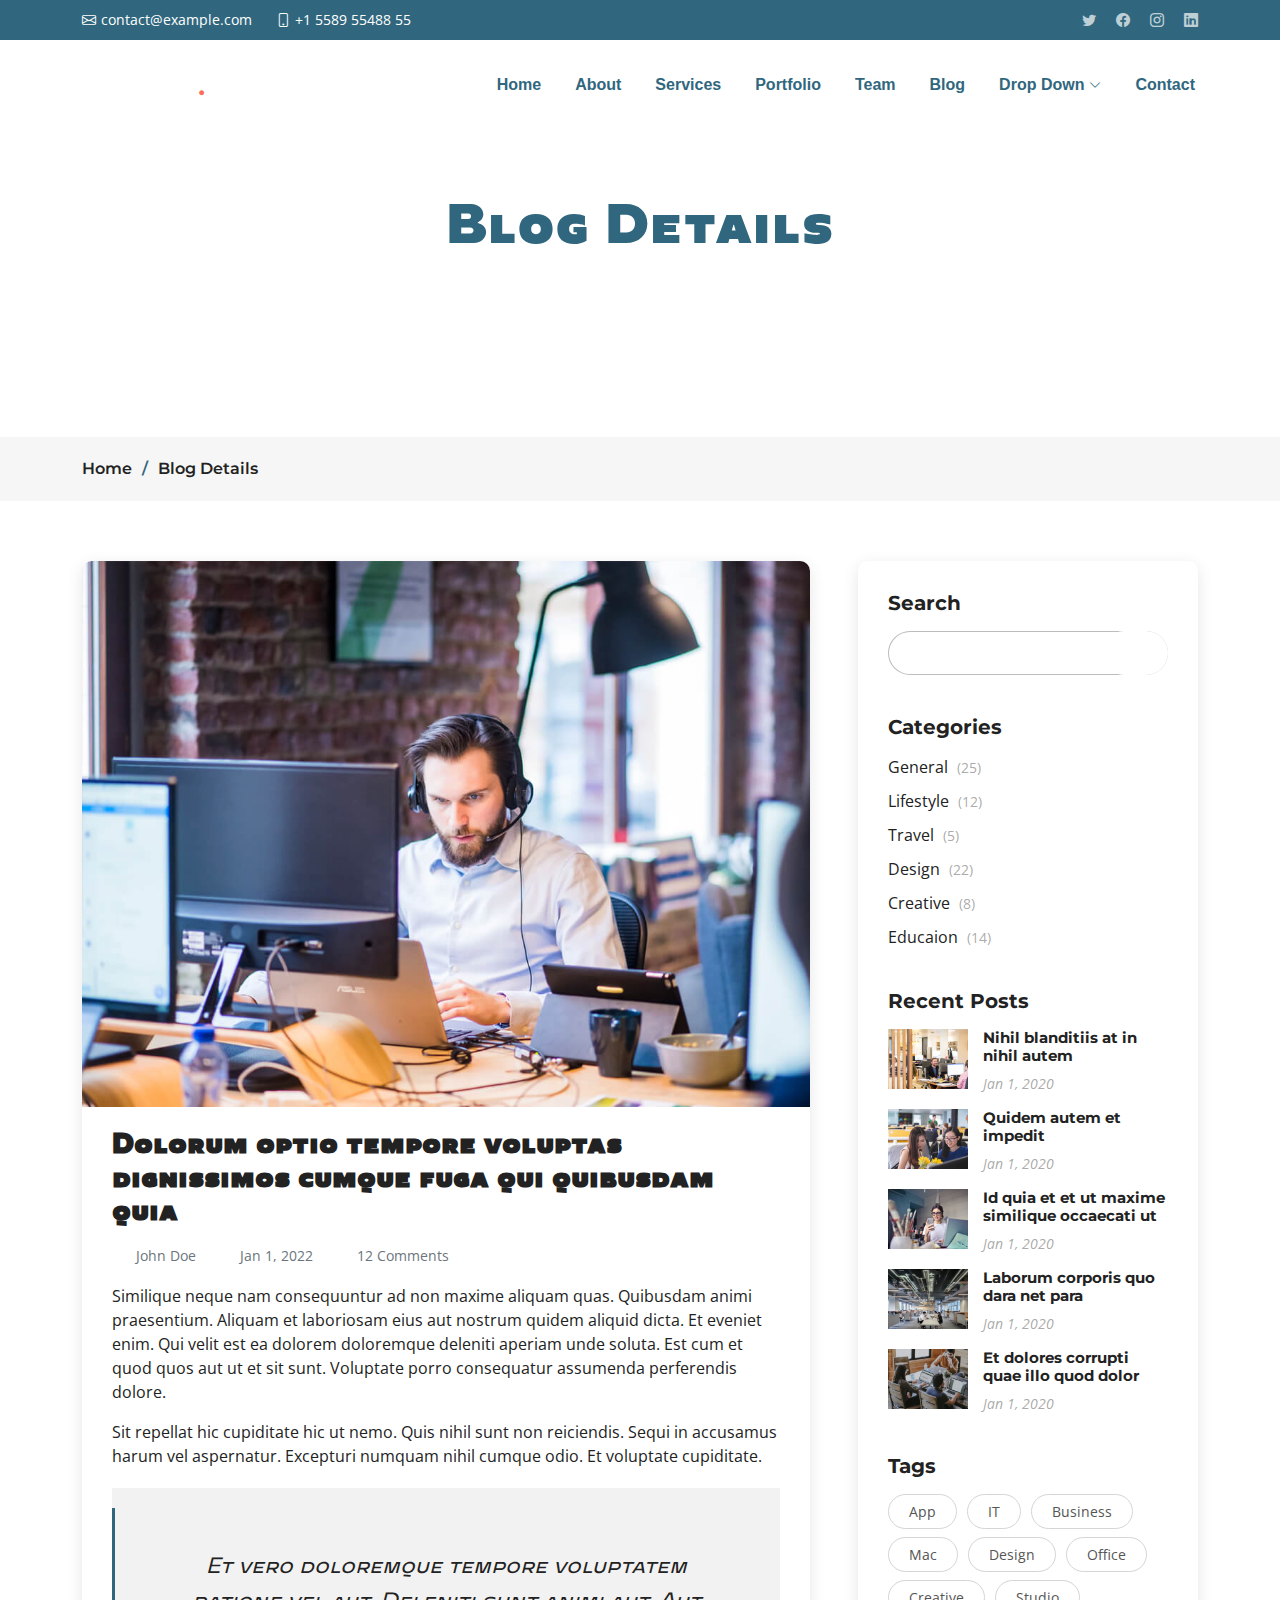
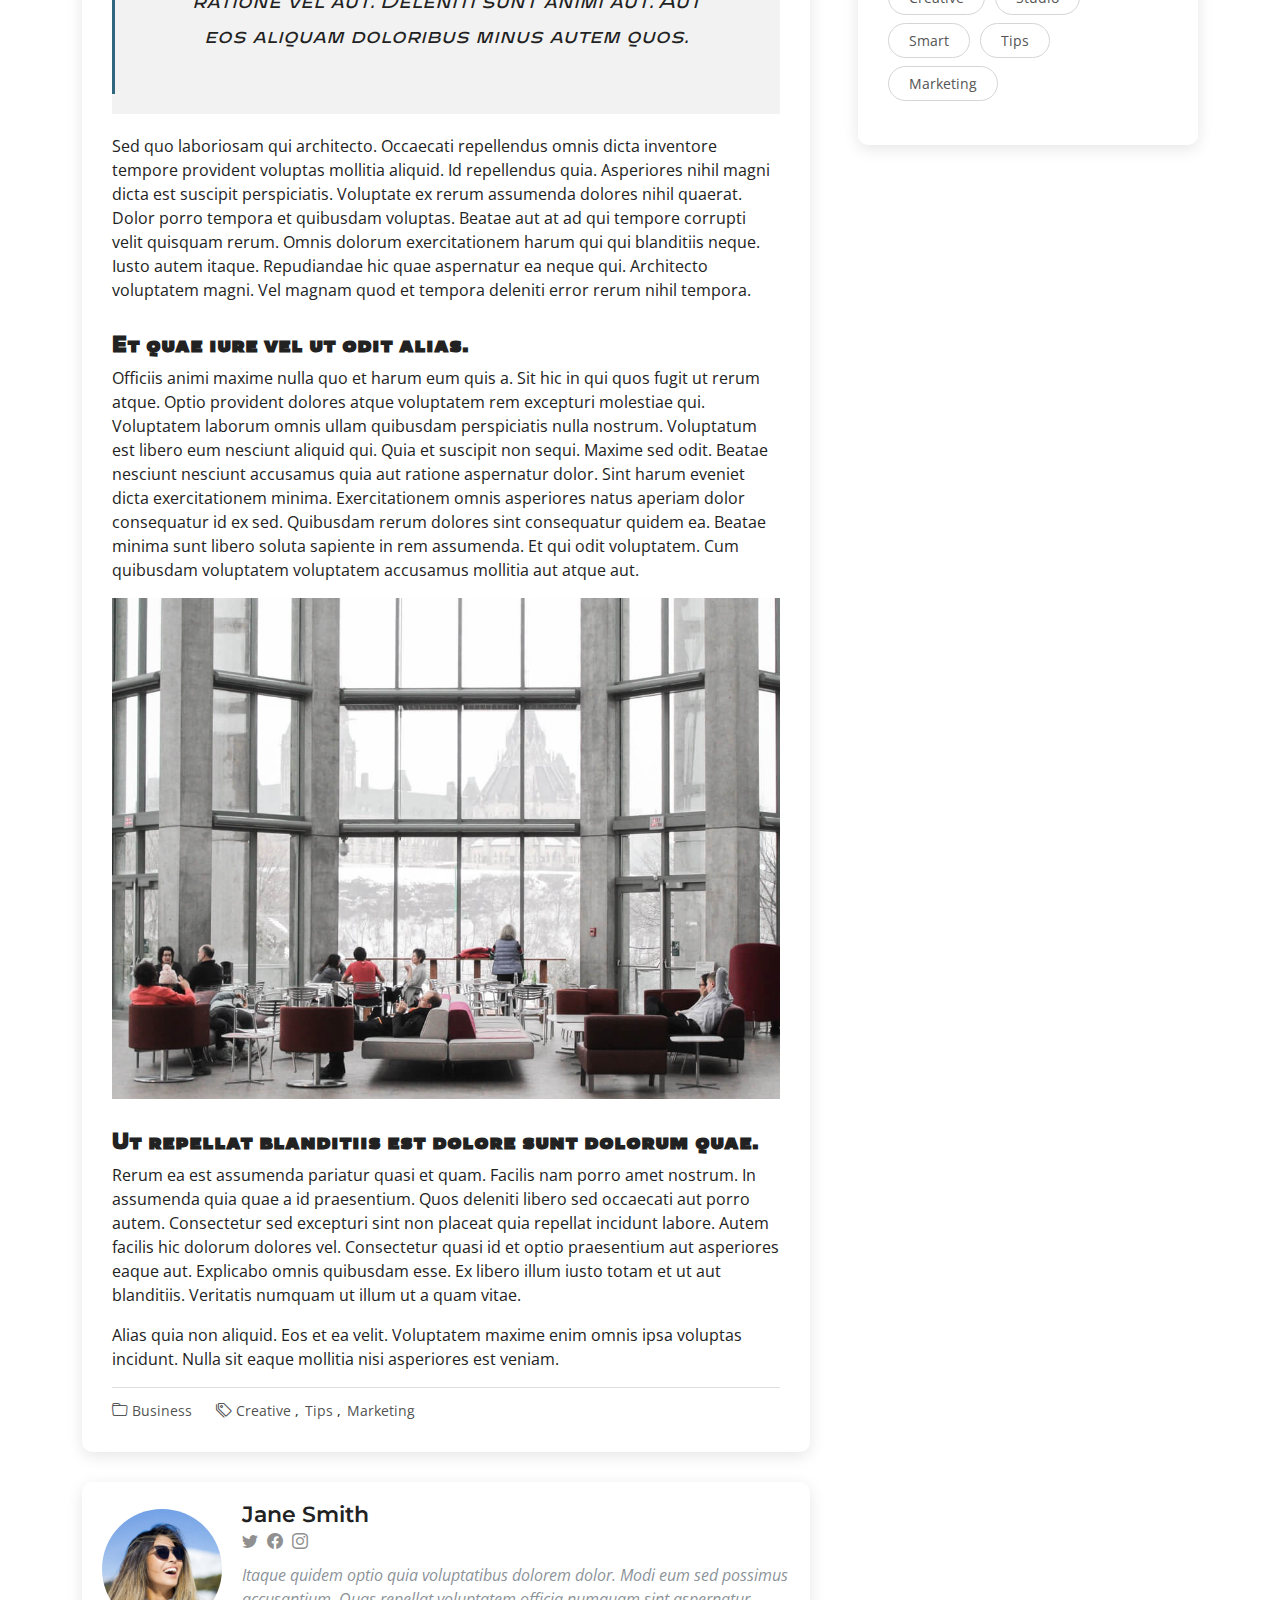
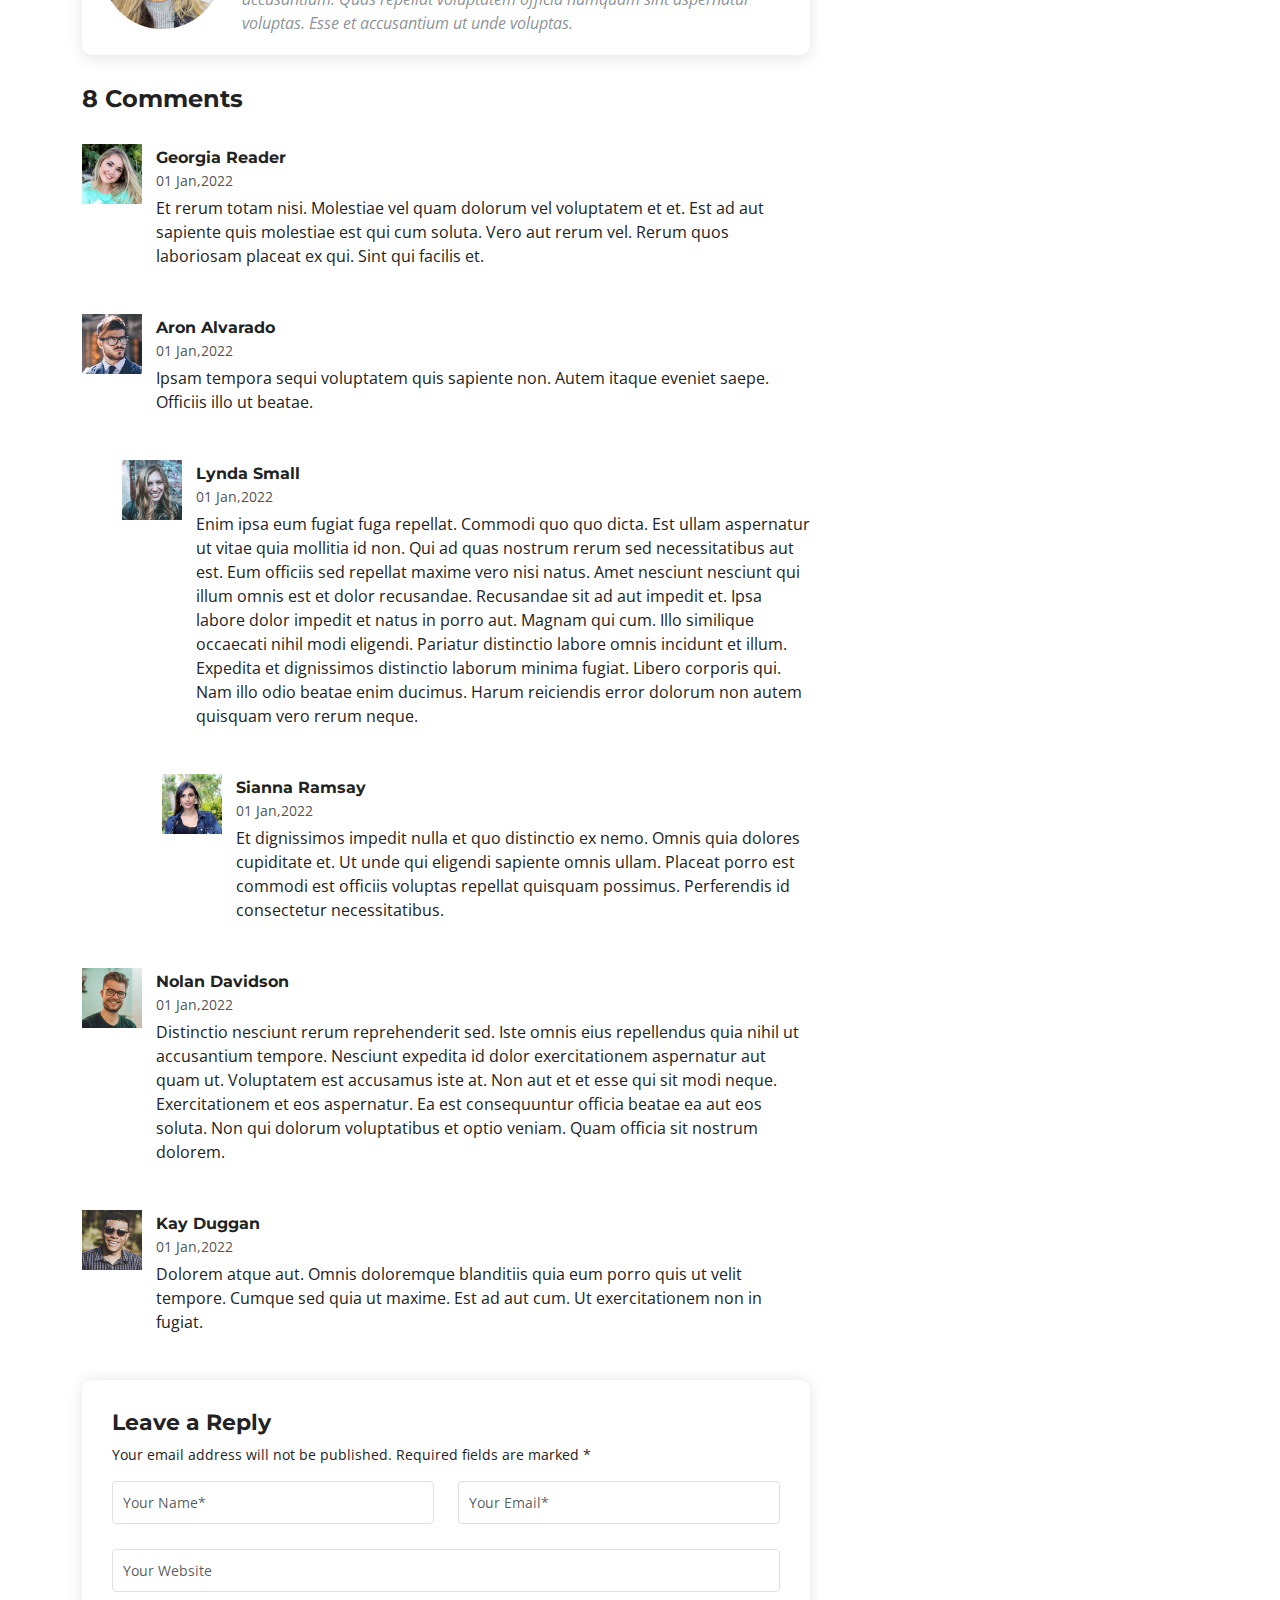
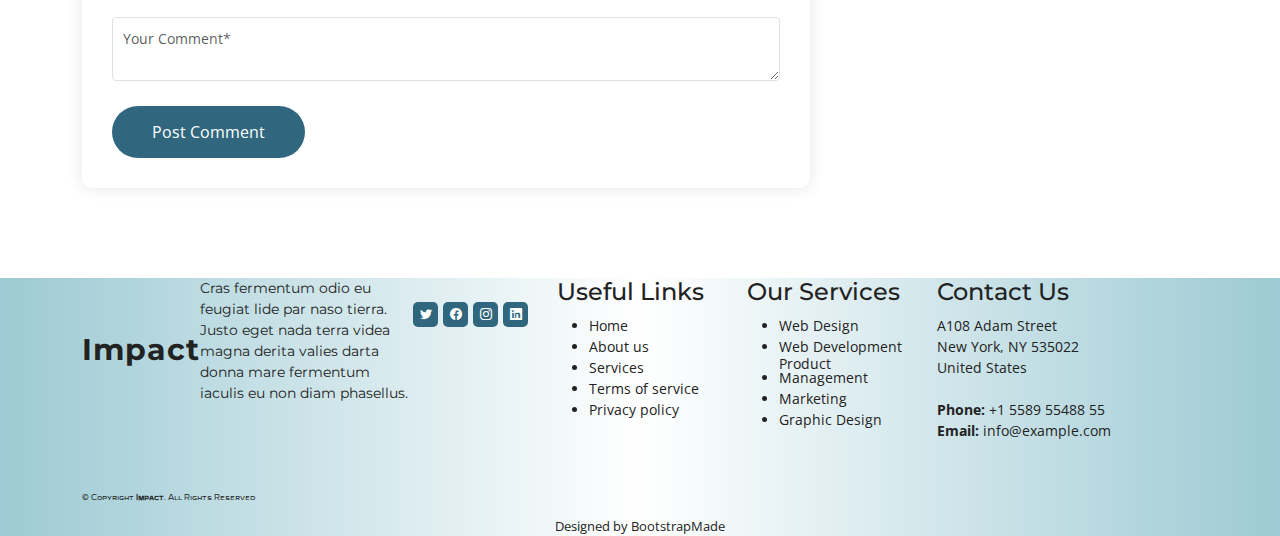
<file: blog-details.html>
<!DOCTYPE html>
<html lang="en">

<head>
  <meta charset="utf-8">
  <meta content="width=device-width, initial-scale=1.0" name="viewport">

  <title>Impact Bootstrap Template - Blog Details</title>
  <meta content="" name="description">
  <meta content="" name="keywords">

  <!-- Favicons -->
  <link href="assets/img/favicon.png" rel="icon">
  <link href="assets/img/apple-touch-icon.png" rel="apple-touch-icon">

  <!-- Google Fonts -->
  <link rel="preconnect" href="https://fonts.googleapis.com">
  <link rel="preconnect" href="https://fonts.gstatic.com" crossorigin>
  <link href="https://fonts.googleapis.com/css2?family=Open+Sans:ital,wght@0,300;0,400;0,500;0,600;0,700;1,300;1,400;1,600;1,700&family=Montserrat:ital,wght@0,300;0,400;0,500;0,600;0,700;1,300;1,400;1,500;1,600;1,700&family=Raleway:ital,wght@0,300;0,400;0,500;0,600;0,700;1,300;1,400;1,500;1,600;1,700&display=swap" rel="stylesheet">

  <!-- Vendor CSS Files -->
  <link href="assets/vendor/bootstrap/css/bootstrap.min.css" rel="stylesheet">
  <link href="assets/vendor/bootstrap-icons/bootstrap-icons.css" rel="stylesheet">
  <link href="assets/vendor/aos/aos.css" rel="stylesheet">
  <link href="assets/vendor/glightbox/css/glightbox.min.css" rel="stylesheet">
  <link href="assets/vendor/swiper/swiper-bundle.min.css" rel="stylesheet">

  <!-- Template Main CSS File -->
  <link href="assets/css/main.css" rel="stylesheet">

  <!-- =======================================================
  * Template Name: Impact
  * Template URL: https://bootstrapmade.com/impact-bootstrap-business-website-template/
  * Updated: Mar 17 2024 with Bootstrap v5.3.3
  * Author: BootstrapMade.com
  * License: https://bootstrapmade.com/license/
  ======================================================== -->
</head>

<body>

  <!-- ======= Header ======= -->
  <section id="topbar" class="topbar d-flex align-items-center">
    <div class="container d-flex justify-content-center justify-content-md-between">
      <div class="contact-info d-flex align-items-center">
        <i class="bi bi-envelope d-flex align-items-center"><a href="mailto:contact@example.com">contact@example.com</a></i>
        <i class="bi bi-phone d-flex align-items-center ms-4"><span>+1 5589 55488 55</span></i>
      </div>
      <div class="social-links d-none d-md-flex align-items-center">
        <a href="#" class="twitter"><i class="bi bi-twitter"></i></a>
        <a href="#" class="facebook"><i class="bi bi-facebook"></i></a>
        <a href="#" class="instagram"><i class="bi bi-instagram"></i></a>
        <a href="#" class="linkedin"><i class="bi bi-linkedin"></i></i></a>
      </div>
    </div>
  </section><!-- End Top Bar -->

  <header id="header" class="header d-flex align-items-center">

    <div class="container-fluid container-xl d-flex align-items-center justify-content-between">
      <a href="index.html" class="logo d-flex align-items-center">
        <!-- Uncomment the line below if you also wish to use an image logo -->
        <!-- <img src="assets/img/logo.png" alt=""> -->
        <h1>Impact<span>.</span></h1>
      </a>
      <nav id="navbar" class="navbar">
        <ul>
          <li><a href="#hero">Home</a></li>
          <li><a href="#about">About</a></li>
          <li><a href="#services">Services</a></li>
          <li><a href="#portfolio">Portfolio</a></li>
          <li><a href="#team">Team</a></li>
          <li><a href="blog.html">Blog</a></li>
          <li class="dropdown"><a href="#"><span>Drop Down</span> <i class="bi bi-chevron-down dropdown-indicator"></i></a>
            <ul>
              <li><a href="#">Drop Down 1</a></li>
              <li class="dropdown"><a href="#"><span>Deep Drop Down</span> <i class="bi bi-chevron-down dropdown-indicator"></i></a>
                <ul>
                  <li><a href="#">Deep Drop Down 1</a></li>
                  <li><a href="#">Deep Drop Down 2</a></li>
                  <li><a href="#">Deep Drop Down 3</a></li>
                  <li><a href="#">Deep Drop Down 4</a></li>
                  <li><a href="#">Deep Drop Down 5</a></li>
                </ul>
              </li>
              <li><a href="#">Drop Down 2</a></li>
              <li><a href="#">Drop Down 3</a></li>
              <li><a href="#">Drop Down 4</a></li>
            </ul>
          </li>
          <li><a href="#contact">Contact</a></li>
        </ul>
      </nav><!-- .navbar -->

      <i class="mobile-nav-toggle mobile-nav-show bi bi-list"></i>
      <i class="mobile-nav-toggle mobile-nav-hide d-none bi bi-x"></i>

    </div>
  </header><!-- End Header -->
  <!-- End Header -->

  <main id="main">

    <!-- ======= Breadcrumbs ======= -->
    <div class="breadcrumbs">
      <div class="page-header d-flex align-items-center" style="background-image: url('');">
        <div class="container position-relative">
          <div class="row d-flex justify-content-center">
            <div class="col-lg-6 text-center">
              <h2>Blog Details</h2>
              <p>Odio et unde deleniti. Deserunt numquam exercitationem. Officiis quo odio sint voluptas consequatur ut a odio voluptatem. Sit dolorum debitis veritatis natus dolores. Quasi ratione sint. Sit quaerat ipsum dolorem.</p>
            </div>
          </div>
        </div>
      </div>
      <nav>
        <div class="container">
          <ol>
            <li><a href="index.html">Home</a></li>
            <li>Blog Details</li>
          </ol>
        </div>
      </nav>
    </div><!-- End Breadcrumbs -->

    <!-- ======= Blog Details Section ======= -->
    <section id="blog" class="blog">
      <div class="container" data-aos="fade-up">

        <div class="row g-5">

          <div class="col-lg-8">

            <article class="blog-details">

              <div class="post-img">
                <img src="assets/img/blog/blog-1.jpg" alt="" class="img-fluid">
              </div>

              <h2 class="title">Dolorum optio tempore voluptas dignissimos cumque fuga qui quibusdam quia</h2>

              <div class="meta-top">
                <ul>
                  <li class="d-flex align-items-center"><i class="bi bi-person"></i> <a href="blog-details.html">John Doe</a></li>
                  <li class="d-flex align-items-center"><i class="bi bi-clock"></i> <a href="blog-details.html"><time datetime="2020-01-01">Jan 1, 2022</time></a></li>
                  <li class="d-flex align-items-center"><i class="bi bi-chat-dots"></i> <a href="blog-details.html">12 Comments</a></li>
                </ul>
              </div><!-- End meta top -->

              <div class="content">
                <p>
                  Similique neque nam consequuntur ad non maxime aliquam quas. Quibusdam animi praesentium. Aliquam et laboriosam eius aut nostrum quidem aliquid dicta.
                  Et eveniet enim. Qui velit est ea dolorem doloremque deleniti aperiam unde soluta. Est cum et quod quos aut ut et sit sunt. Voluptate porro consequatur assumenda perferendis dolore.
                </p>

                <p>
                  Sit repellat hic cupiditate hic ut nemo. Quis nihil sunt non reiciendis. Sequi in accusamus harum vel aspernatur. Excepturi numquam nihil cumque odio. Et voluptate cupiditate.
                </p>

                <blockquote>
                  <p>
                    Et vero doloremque tempore voluptatem ratione vel aut. Deleniti sunt animi aut. Aut eos aliquam doloribus minus autem quos.
                  </p>
                </blockquote>

                <p>
                  Sed quo laboriosam qui architecto. Occaecati repellendus omnis dicta inventore tempore provident voluptas mollitia aliquid. Id repellendus quia. Asperiores nihil magni dicta est suscipit perspiciatis. Voluptate ex rerum assumenda dolores nihil quaerat.
                  Dolor porro tempora et quibusdam voluptas. Beatae aut at ad qui tempore corrupti velit quisquam rerum. Omnis dolorum exercitationem harum qui qui blanditiis neque.
                  Iusto autem itaque. Repudiandae hic quae aspernatur ea neque qui. Architecto voluptatem magni. Vel magnam quod et tempora deleniti error rerum nihil tempora.
                </p>

                <h3>Et quae iure vel ut odit alias.</h3>
                <p>
                  Officiis animi maxime nulla quo et harum eum quis a. Sit hic in qui quos fugit ut rerum atque. Optio provident dolores atque voluptatem rem excepturi molestiae qui. Voluptatem laborum omnis ullam quibusdam perspiciatis nulla nostrum. Voluptatum est libero eum nesciunt aliquid qui.
                  Quia et suscipit non sequi. Maxime sed odit. Beatae nesciunt nesciunt accusamus quia aut ratione aspernatur dolor. Sint harum eveniet dicta exercitationem minima. Exercitationem omnis asperiores natus aperiam dolor consequatur id ex sed. Quibusdam rerum dolores sint consequatur quidem ea.
                  Beatae minima sunt libero soluta sapiente in rem assumenda. Et qui odit voluptatem. Cum quibusdam voluptatem voluptatem accusamus mollitia aut atque aut.
                </p>
                <img src="assets/img/blog/blog-inside-post.jpg" class="img-fluid" alt="">

                <h3>Ut repellat blanditiis est dolore sunt dolorum quae.</h3>
                <p>
                  Rerum ea est assumenda pariatur quasi et quam. Facilis nam porro amet nostrum. In assumenda quia quae a id praesentium. Quos deleniti libero sed occaecati aut porro autem. Consectetur sed excepturi sint non placeat quia repellat incidunt labore. Autem facilis hic dolorum dolores vel.
                  Consectetur quasi id et optio praesentium aut asperiores eaque aut. Explicabo omnis quibusdam esse. Ex libero illum iusto totam et ut aut blanditiis. Veritatis numquam ut illum ut a quam vitae.
                </p>
                <p>
                  Alias quia non aliquid. Eos et ea velit. Voluptatem maxime enim omnis ipsa voluptas incidunt. Nulla sit eaque mollitia nisi asperiores est veniam.
                </p>

              </div><!-- End post content -->

              <div class="meta-bottom">
                <i class="bi bi-folder"></i>
                <ul class="cats">
                  <li><a href="#">Business</a></li>
                </ul>

                <i class="bi bi-tags"></i>
                <ul class="tags">
                  <li><a href="#">Creative</a></li>
                  <li><a href="#">Tips</a></li>
                  <li><a href="#">Marketing</a></li>
                </ul>
              </div><!-- End meta bottom -->

            </article><!-- End blog post -->

            <div class="post-author d-flex align-items-center">
              <img src="assets/img/blog/blog-author.jpg" class="rounded-circle flex-shrink-0" alt="">
              <div>
                <h4>Jane Smith</h4>
                <div class="social-links">
                  <a href="https://twitters.com/#"><i class="bi bi-twitter"></i></a>
                  <a href="https://facebook.com/#"><i class="bi bi-facebook"></i></a>
                  <a href="https://instagram.com/#"><i class="biu bi-instagram"></i></a>
                </div>
                <p>
                  Itaque quidem optio quia voluptatibus dolorem dolor. Modi eum sed possimus accusantium. Quas repellat voluptatem officia numquam sint aspernatur voluptas. Esse et accusantium ut unde voluptas.
                </p>
              </div>
            </div><!-- End post author -->

            <div class="comments">

              <h4 class="comments-count">8 Comments</h4>

              <div id="comment-1" class="comment">
                <div class="d-flex">
                  <div class="comment-img"><img src="assets/img/blog/comments-1.jpg" alt=""></div>
                  <div>
                    <h5><a href="">Georgia Reader</a> <a href="#" class="reply"><i class="bi bi-reply-fill"></i> Reply</a></h5>
                    <time datetime="2020-01-01">01 Jan,2022</time>
                    <p>
                      Et rerum totam nisi. Molestiae vel quam dolorum vel voluptatem et et. Est ad aut sapiente quis molestiae est qui cum soluta.
                      Vero aut rerum vel. Rerum quos laboriosam placeat ex qui. Sint qui facilis et.
                    </p>
                  </div>
                </div>
              </div><!-- End comment #1 -->

              <div id="comment-2" class="comment">
                <div class="d-flex">
                  <div class="comment-img"><img src="assets/img/blog/comments-2.jpg" alt=""></div>
                  <div>
                    <h5><a href="">Aron Alvarado</a> <a href="#" class="reply"><i class="bi bi-reply-fill"></i> Reply</a></h5>
                    <time datetime="2020-01-01">01 Jan,2022</time>
                    <p>
                      Ipsam tempora sequi voluptatem quis sapiente non. Autem itaque eveniet saepe. Officiis illo ut beatae.
                    </p>
                  </div>
                </div>

                <div id="comment-reply-1" class="comment comment-reply">
                  <div class="d-flex">
                    <div class="comment-img"><img src="assets/img/blog/comments-3.jpg" alt=""></div>
                    <div>
                      <h5><a href="">Lynda Small</a> <a href="#" class="reply"><i class="bi bi-reply-fill"></i> Reply</a></h5>
                      <time datetime="2020-01-01">01 Jan,2022</time>
                      <p>
                        Enim ipsa eum fugiat fuga repellat. Commodi quo quo dicta. Est ullam aspernatur ut vitae quia mollitia id non. Qui ad quas nostrum rerum sed necessitatibus aut est. Eum officiis sed repellat maxime vero nisi natus. Amet nesciunt nesciunt qui illum omnis est et dolor recusandae.

                        Recusandae sit ad aut impedit et. Ipsa labore dolor impedit et natus in porro aut. Magnam qui cum. Illo similique occaecati nihil modi eligendi. Pariatur distinctio labore omnis incidunt et illum. Expedita et dignissimos distinctio laborum minima fugiat.

                        Libero corporis qui. Nam illo odio beatae enim ducimus. Harum reiciendis error dolorum non autem quisquam vero rerum neque.
                      </p>
                    </div>
                  </div>

                  <div id="comment-reply-2" class="comment comment-reply">
                    <div class="d-flex">
                      <div class="comment-img"><img src="assets/img/blog/comments-4.jpg" alt=""></div>
                      <div>
                        <h5><a href="">Sianna Ramsay</a> <a href="#" class="reply"><i class="bi bi-reply-fill"></i> Reply</a></h5>
                        <time datetime="2020-01-01">01 Jan,2022</time>
                        <p>
                          Et dignissimos impedit nulla et quo distinctio ex nemo. Omnis quia dolores cupiditate et. Ut unde qui eligendi sapiente omnis ullam. Placeat porro est commodi est officiis voluptas repellat quisquam possimus. Perferendis id consectetur necessitatibus.
                        </p>
                      </div>
                    </div>

                  </div><!-- End comment reply #2-->

                </div><!-- End comment reply #1-->

              </div><!-- End comment #2-->

              <div id="comment-3" class="comment">
                <div class="d-flex">
                  <div class="comment-img"><img src="assets/img/blog/comments-5.jpg" alt=""></div>
                  <div>
                    <h5><a href="">Nolan Davidson</a> <a href="#" class="reply"><i class="bi bi-reply-fill"></i> Reply</a></h5>
                    <time datetime="2020-01-01">01 Jan,2022</time>
                    <p>
                      Distinctio nesciunt rerum reprehenderit sed. Iste omnis eius repellendus quia nihil ut accusantium tempore. Nesciunt expedita id dolor exercitationem aspernatur aut quam ut. Voluptatem est accusamus iste at.
                      Non aut et et esse qui sit modi neque. Exercitationem et eos aspernatur. Ea est consequuntur officia beatae ea aut eos soluta. Non qui dolorum voluptatibus et optio veniam. Quam officia sit nostrum dolorem.
                    </p>
                  </div>
                </div>

              </div><!-- End comment #3 -->

              <div id="comment-4" class="comment">
                <div class="d-flex">
                  <div class="comment-img"><img src="assets/img/blog/comments-6.jpg" alt=""></div>
                  <div>
                    <h5><a href="">Kay Duggan</a> <a href="#" class="reply"><i class="bi bi-reply-fill"></i> Reply</a></h5>
                    <time datetime="2020-01-01">01 Jan,2022</time>
                    <p>
                      Dolorem atque aut. Omnis doloremque blanditiis quia eum porro quis ut velit tempore. Cumque sed quia ut maxime. Est ad aut cum. Ut exercitationem non in fugiat.
                    </p>
                  </div>
                </div>

              </div><!-- End comment #4 -->

              <div class="reply-form">

                <h4>Leave a Reply</h4>
                <p>Your email address will not be published. Required fields are marked * </p>
                <form action="">
                  <div class="row">
                    <div class="col-md-6 form-group">
                      <input name="name" type="text" class="form-control" placeholder="Your Name*">
                    </div>
                    <div class="col-md-6 form-group">
                      <input name="email" type="text" class="form-control" placeholder="Your Email*">
                    </div>
                  </div>
                  <div class="row">
                    <div class="col form-group">
                      <input name="website" type="text" class="form-control" placeholder="Your Website">
                    </div>
                  </div>
                  <div class="row">
                    <div class="col form-group">
                      <textarea name="comment" class="form-control" placeholder="Your Comment*"></textarea>
                    </div>
                  </div>
                  <button type="submit" class="btn btn-primary">Post Comment</button>

                </form>

              </div>

            </div><!-- End blog comments -->

          </div>

          <div class="col-lg-4">

            <div class="sidebar">

              <div class="sidebar-item search-form">
                <h3 class="sidebar-title">Search</h3>
                <form action="" class="mt-3">
                  <input type="text">
                  <button type="submit"><i class="bi bi-search"></i></button>
                </form>
              </div><!-- End sidebar search formn-->

              <div class="sidebar-item categories">
                <h3 class="sidebar-title">Categories</h3>
                <ul class="mt-3">
                  <li><a href="#">General <span>(25)</span></a></li>
                  <li><a href="#">Lifestyle <span>(12)</span></a></li>
                  <li><a href="#">Travel <span>(5)</span></a></li>
                  <li><a href="#">Design <span>(22)</span></a></li>
                  <li><a href="#">Creative <span>(8)</span></a></li>
                  <li><a href="#">Educaion <span>(14)</span></a></li>
                </ul>
              </div><!-- End sidebar categories-->

              <div class="sidebar-item recent-posts">
                <h3 class="sidebar-title">Recent Posts</h3>

                <div class="mt-3">

                  <div class="post-item mt-3">
                    <img src="assets/img/blog/blog-recent-1.jpg" alt="">
                    <div>
                      <h4><a href="blog-details.html">Nihil blanditiis at in nihil autem</a></h4>
                      <time datetime="2020-01-01">Jan 1, 2020</time>
                    </div>
                  </div><!-- End recent post item-->

                  <div class="post-item">
                    <img src="assets/img/blog/blog-recent-2.jpg" alt="">
                    <div>
                      <h4><a href="blog-details.html">Quidem autem et impedit</a></h4>
                      <time datetime="2020-01-01">Jan 1, 2020</time>
                    </div>
                  </div><!-- End recent post item-->

                  <div class="post-item">
                    <img src="assets/img/blog/blog-recent-3.jpg" alt="">
                    <div>
                      <h4><a href="blog-details.html">Id quia et et ut maxime similique occaecati ut</a></h4>
                      <time datetime="2020-01-01">Jan 1, 2020</time>
                    </div>
                  </div><!-- End recent post item-->

                  <div class="post-item">
                    <img src="assets/img/blog/blog-recent-4.jpg" alt="">
                    <div>
                      <h4><a href="blog-details.html">Laborum corporis quo dara net para</a></h4>
                      <time datetime="2020-01-01">Jan 1, 2020</time>
                    </div>
                  </div><!-- End recent post item-->

                  <div class="post-item">
                    <img src="assets/img/blog/blog-recent-5.jpg" alt="">
                    <div>
                      <h4><a href="blog-details.html">Et dolores corrupti quae illo quod dolor</a></h4>
                      <time datetime="2020-01-01">Jan 1, 2020</time>
                    </div>
                  </div><!-- End recent post item-->

                </div>

              </div><!-- End sidebar recent posts-->

              <div class="sidebar-item tags">
                <h3 class="sidebar-title">Tags</h3>
                <ul class="mt-3">
                  <li><a href="#">App</a></li>
                  <li><a href="#">IT</a></li>
                  <li><a href="#">Business</a></li>
                  <li><a href="#">Mac</a></li>
                  <li><a href="#">Design</a></li>
                  <li><a href="#">Office</a></li>
                  <li><a href="#">Creative</a></li>
                  <li><a href="#">Studio</a></li>
                  <li><a href="#">Smart</a></li>
                  <li><a href="#">Tips</a></li>
                  <li><a href="#">Marketing</a></li>
                </ul>
              </div><!-- End sidebar tags-->

            </div><!-- End Blog Sidebar -->

          </div>
        </div>

      </div>
    </section><!-- End Blog Details Section -->

  </main><!-- End #main -->

  <!-- ======= Footer ======= -->
  <footer id="footer" class="footer">

    <div class="container">
      <div class="row gy-4">
        <div class="col-lg-5 col-md-12 footer-info">
          <a href="index.html" class="logo d-flex align-items-center">
            <span>Impact</span>
          </a>
          <p>Cras fermentum odio eu feugiat lide par naso tierra. Justo eget nada terra videa magna derita valies darta donna mare fermentum iaculis eu non diam phasellus.</p>
          <div class="social-links d-flex mt-4">
            <a href="#" class="twitter"><i class="bi bi-twitter"></i></a>
            <a href="#" class="facebook"><i class="bi bi-facebook"></i></a>
            <a href="#" class="instagram"><i class="bi bi-instagram"></i></a>
            <a href="#" class="linkedin"><i class="bi bi-linkedin"></i></a>
          </div>
        </div>

        <div class="col-lg-2 col-6 footer-links">
          <h4>Useful Links</h4>
          <ul>
            <li><a href="#">Home</a></li>
            <li><a href="#">About us</a></li>
            <li><a href="#">Services</a></li>
            <li><a href="#">Terms of service</a></li>
            <li><a href="#">Privacy policy</a></li>
          </ul>
        </div>

        <div class="col-lg-2 col-6 footer-links">
          <h4>Our Services</h4>
          <ul>
            <li><a href="#">Web Design</a></li>
            <li><a href="#">Web Development</a></li>
            <li><a href="#">Product Management</a></li>
            <li><a href="#">Marketing</a></li>
            <li><a href="#">Graphic Design</a></li>
          </ul>
        </div>

        <div class="col-lg-3 col-md-12 footer-contact text-center text-md-start">
          <h4>Contact Us</h4>
          <p>
            A108 Adam Street <br>
            New York, NY 535022<br>
            United States <br><br>
            <strong>Phone:</strong> +1 5589 55488 55<br>
            <strong>Email:</strong> info@example.com<br>
          </p>

        </div>

      </div>
    </div>

    <div class="container mt-4">
      <div class="copyright">
        &copy; Copyright <strong><span>Impact</span></strong>. All Rights Reserved
      </div>
      <div class="credits">
        <!-- All the links in the footer should remain intact. -->
        <!-- You can delete the links only if you purchased the pro version. -->
        <!-- Licensing information: https://bootstrapmade.com/license/ -->
        <!-- Purchase the pro version with working PHP/AJAX contact form: https://bootstrapmade.com/impact-bootstrap-business-website-template/ -->
        Designed by <a href="https://bootstrapmade.com/">BootstrapMade</a>
      </div>
    </div>

  </footer><!-- End Footer -->
  <!-- End Footer -->

  <a href="#" class="scroll-top d-flex align-items-center justify-content-center"><i class="bi bi-arrow-up-short"></i></a>

  <div id="preloader"></div>

  <!-- Vendor JS Files -->
  <script src="assets/vendor/bootstrap/js/bootstrap.bundle.min.js"></script>
  <script src="assets/vendor/aos/aos.js"></script>
  <script src="assets/vendor/glightbox/js/glightbox.min.js"></script>
  <script src="assets/vendor/purecounter/purecounter_vanilla.js"></script>
  <script src="assets/vendor/swiper/swiper-bundle.min.js"></script>
  <script src="assets/vendor/isotope-layout/isotope.pkgd.min.js"></script>
  <script src="assets/vendor/php-email-form/validate.js"></script>

  <!-- Template Main JS File -->
  <script src="assets/js/main.js"></script>

</body>

</html>
</file>
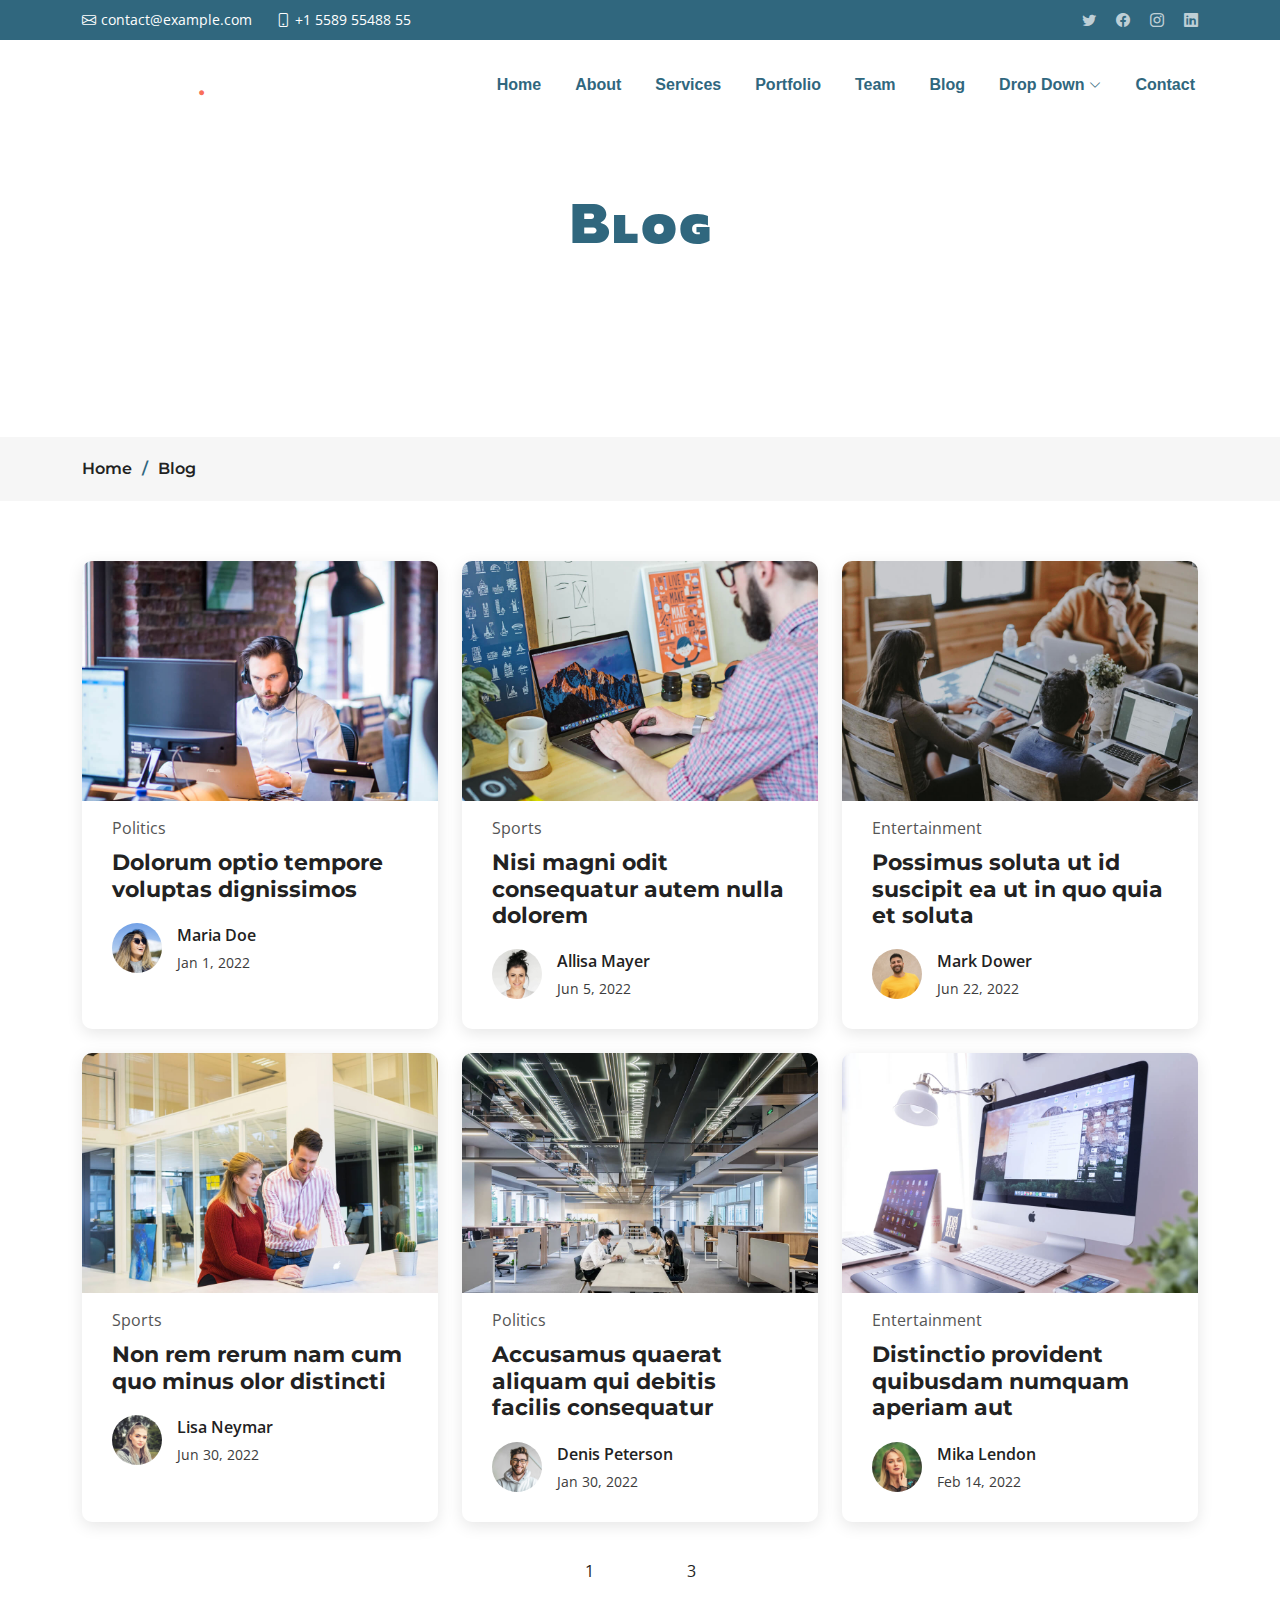
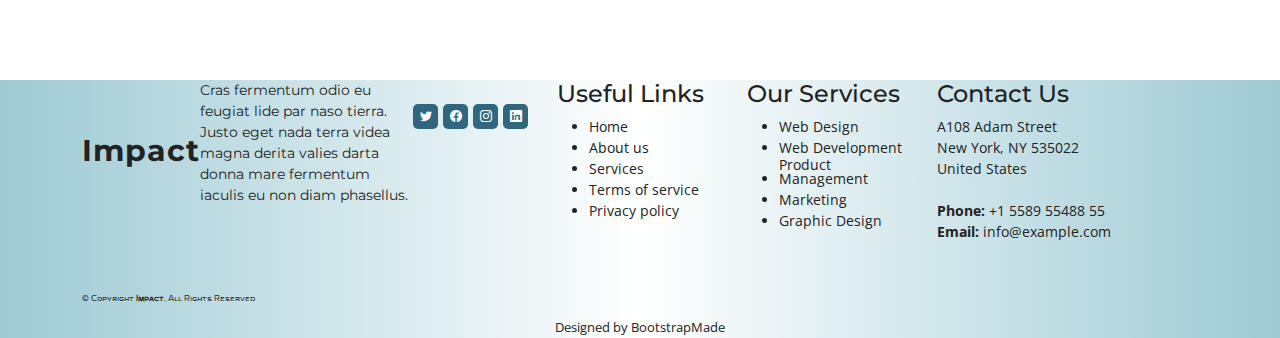
<file: blog.html>
<!DOCTYPE html>
<html lang="en">

<head>
  <meta charset="utf-8">
  <meta content="width=device-width, initial-scale=1.0" name="viewport">

  <title>Impact Bootstrap Template - Blog</title>
  <meta content="" name="description">
  <meta content="" name="keywords">

  <!-- Favicons -->
  <link href="assets/img/favicon.png" rel="icon">
  <link href="assets/img/apple-touch-icon.png" rel="apple-touch-icon">

  <!-- Google Fonts -->
  <link rel="preconnect" href="https://fonts.googleapis.com">
  <link rel="preconnect" href="https://fonts.gstatic.com" crossorigin>
  <link href="https://fonts.googleapis.com/css2?family=Open+Sans:ital,wght@0,300;0,400;0,500;0,600;0,700;1,300;1,400;1,600;1,700&family=Montserrat:ital,wght@0,300;0,400;0,500;0,600;0,700;1,300;1,400;1,500;1,600;1,700&family=Raleway:ital,wght@0,300;0,400;0,500;0,600;0,700;1,300;1,400;1,500;1,600;1,700&display=swap" rel="stylesheet">

  <!-- Vendor CSS Files -->
  <link href="assets/vendor/bootstrap/css/bootstrap.min.css" rel="stylesheet">
  <link href="assets/vendor/bootstrap-icons/bootstrap-icons.css" rel="stylesheet">
  <link href="assets/vendor/aos/aos.css" rel="stylesheet">
  <link href="assets/vendor/glightbox/css/glightbox.min.css" rel="stylesheet">
  <link href="assets/vendor/swiper/swiper-bundle.min.css" rel="stylesheet">

  <!-- Template Main CSS File -->
  <link href="assets/css/main.css" rel="stylesheet">

  <!-- =======================================================
  * Template Name: Impact
  * Template URL: https://bootstrapmade.com/impact-bootstrap-business-website-template/
  * Updated: Mar 17 2024 with Bootstrap v5.3.3
  * Author: BootstrapMade.com
  * License: https://bootstrapmade.com/license/
  ======================================================== -->
</head>

<body>

  <!-- ======= Header ======= -->
  <section id="topbar" class="topbar d-flex align-items-center">
    <div class="container d-flex justify-content-center justify-content-md-between">
      <div class="contact-info d-flex align-items-center">
        <i class="bi bi-envelope d-flex align-items-center"><a href="mailto:contact@example.com">contact@example.com</a></i>
        <i class="bi bi-phone d-flex align-items-center ms-4"><span>+1 5589 55488 55</span></i>
      </div>
      <div class="social-links d-none d-md-flex align-items-center">
        <a href="#" class="twitter"><i class="bi bi-twitter"></i></a>
        <a href="#" class="facebook"><i class="bi bi-facebook"></i></a>
        <a href="#" class="instagram"><i class="bi bi-instagram"></i></a>
        <a href="#" class="linkedin"><i class="bi bi-linkedin"></i></i></a>
      </div>
    </div>
  </section><!-- End Top Bar -->

  <header id="header" class="header d-flex align-items-center">

    <div class="container-fluid container-xl d-flex align-items-center justify-content-between">
      <a href="index.html" class="logo d-flex align-items-center">
        <!-- Uncomment the line below if you also wish to use an image logo -->
        <!-- <img src="assets/img/logo.png" alt=""> -->
        <h1>Impact<span>.</span></h1>
      </a>
      <nav id="navbar" class="navbar">
        <ul>
          <li><a href="#hero">Home</a></li>
          <li><a href="#about">About</a></li>
          <li><a href="#services">Services</a></li>
          <li><a href="#portfolio">Portfolio</a></li>
          <li><a href="#team">Team</a></li>
          <li><a href="blog.html">Blog</a></li>
          <li class="dropdown"><a href="#"><span>Drop Down</span> <i class="bi bi-chevron-down dropdown-indicator"></i></a>
            <ul>
              <li><a href="#">Drop Down 1</a></li>
              <li class="dropdown"><a href="#"><span>Deep Drop Down</span> <i class="bi bi-chevron-down dropdown-indicator"></i></a>
                <ul>
                  <li><a href="#">Deep Drop Down 1</a></li>
                  <li><a href="#">Deep Drop Down 2</a></li>
                  <li><a href="#">Deep Drop Down 3</a></li>
                  <li><a href="#">Deep Drop Down 4</a></li>
                  <li><a href="#">Deep Drop Down 5</a></li>
                </ul>
              </li>
              <li><a href="#">Drop Down 2</a></li>
              <li><a href="#">Drop Down 3</a></li>
              <li><a href="#">Drop Down 4</a></li>
            </ul>
          </li>
          <li><a href="#contact">Contact</a></li>
        </ul>
      </nav><!-- .navbar -->

      <i class="mobile-nav-toggle mobile-nav-show bi bi-list"></i>
      <i class="mobile-nav-toggle mobile-nav-hide d-none bi bi-x"></i>

    </div>
  </header><!-- End Header -->
  <!-- End Header -->

  <main id="main">

    <!-- ======= Breadcrumbs ======= -->
    <div class="breadcrumbs">
      <div class="page-header d-flex align-items-center" style="background-image: url('');">
        <div class="container position-relative">
          <div class="row d-flex justify-content-center">
            <div class="col-lg-6 text-center">
              <h2>Blog</h2>
              <p>Odio et unde deleniti. Deserunt numquam exercitationem. Officiis quo odio sint voluptas consequatur ut a odio voluptatem. Sit dolorum debitis veritatis natus dolores. Quasi ratione sint. Sit quaerat ipsum dolorem.</p>
            </div>
          </div>
        </div>
      </div>
      <nav>
        <div class="container">
          <ol>
            <li><a href="index.html">Home</a></li>
            <li>Blog</li>
          </ol>
        </div>
      </nav>
    </div><!-- End Breadcrumbs -->

    <!-- ======= Blog Section ======= -->
    <section id="blog" class="blog">
      <div class="container" data-aos="fade-up">

        <div class="row gy-4 posts-list">

          <div class="col-xl-4 col-md-6">
            <article>

              <div class="post-img">
                <img src="assets/img/blog/blog-1.jpg" alt="" class="img-fluid">
              </div>

              <p class="post-category">Politics</p>

              <h2 class="title">
                <a href="blog-details.html">Dolorum optio tempore voluptas dignissimos</a>
              </h2>

              <div class="d-flex align-items-center">
                <img src="assets/img/blog/blog-author.jpg" alt="" class="img-fluid post-author-img flex-shrink-0">
                <div class="post-meta">
                  <p class="post-author-list">Maria Doe</p>
                  <p class="post-date">
                    <time datetime="2022-01-01">Jan 1, 2022</time>
                  </p>
                </div>
              </div>

            </article>
          </div><!-- End post list item -->

          <div class="col-xl-4 col-md-6">
            <article>

              <div class="post-img">
                <img src="assets/img/blog/blog-2.jpg" alt="" class="img-fluid">
              </div>

              <p class="post-category">Sports</p>

              <h2 class="title">
                <a href="blog-details.html">Nisi magni odit consequatur autem nulla dolorem</a>
              </h2>

              <div class="d-flex align-items-center">
                <img src="assets/img/blog/blog-author-2.jpg" alt="" class="img-fluid post-author-img flex-shrink-0">
                <div class="post-meta">
                  <p class="post-author-list">Allisa Mayer</p>
                  <p class="post-date">
                    <time datetime="2022-01-01">Jun 5, 2022</time>
                  </p>
                </div>
              </div>

            </article>
          </div><!-- End post list item -->

          <div class="col-xl-4 col-md-6">
            <article>

              <div class="post-img">
                <img src="assets/img/blog/blog-3.jpg" alt="" class="img-fluid">
              </div>

              <p class="post-category">Entertainment</p>

              <h2 class="title">
                <a href="blog-details.html">Possimus soluta ut id suscipit ea ut in quo quia et soluta</a>
              </h2>

              <div class="d-flex align-items-center">
                <img src="assets/img/blog/blog-author-3.jpg" alt="" class="img-fluid post-author-img flex-shrink-0">
                <div class="post-meta">
                  <p class="post-author-list">Mark Dower</p>
                  <p class="post-date">
                    <time datetime="2022-01-01">Jun 22, 2022</time>
                  </p>
                </div>
              </div>

            </article>
          </div><!-- End post list item -->

          <div class="col-xl-4 col-md-6">
            <article>

              <div class="post-img">
                <img src="assets/img/blog/blog-4.jpg" alt="" class="img-fluid">
              </div>

              <p class="post-category">Sports</p>

              <h2 class="title">
                <a href="blog-details.html">Non rem rerum nam cum quo minus olor distincti</a>
              </h2>

              <div class="d-flex align-items-center">
                <img src="assets/img/blog/blog-author-4.jpg" alt="" class="img-fluid post-author-img flex-shrink-0">
                <div class="post-meta">
                  <p class="post-author-list">Lisa Neymar</p>
                  <p class="post-date">
                    <time datetime="2022-01-01">Jun 30, 2022</time>
                  </p>
                </div>
              </div>

            </article>
          </div><!-- End post list item -->

          <div class="col-xl-4 col-md-6">
            <article>

              <div class="post-img">
                <img src="assets/img/blog/blog-5.jpg" alt="" class="img-fluid">
              </div>

              <p class="post-category">Politics</p>

              <h2 class="title">
                <a href="blog-details.html">Accusamus quaerat aliquam qui debitis facilis consequatur</a>
              </h2>

              <div class="d-flex align-items-center">
                <img src="assets/img/blog/blog-author-5.jpg" alt="" class="img-fluid post-author-img flex-shrink-0">
                <div class="post-meta">
                  <p class="post-author-list">Denis Peterson</p>
                  <p class="post-date">
                    <time datetime="2022-01-01">Jan 30, 2022</time>
                  </p>
                </div>
              </div>

            </article>
          </div><!-- End post list item -->

          <div class="col-xl-4 col-md-6">
            <article>

              <div class="post-img">
                <img src="assets/img/blog/blog-6.jpg" alt="" class="img-fluid">
              </div>

              <p class="post-category">Entertainment</p>

              <h2 class="title">
                <a href="blog-details.html">Distinctio provident quibusdam numquam aperiam aut</a>
              </h2>

              <div class="d-flex align-items-center">
                <img src="assets/img/blog/blog-author-6.jpg" alt="" class="img-fluid post-author-img flex-shrink-0">
                <div class="post-meta">
                  <p class="post-author-list">Mika Lendon</p>
                  <p class="post-date">
                    <time datetime="2022-01-01">Feb 14, 2022</time>
                  </p>
                </div>
              </div>

            </article>
          </div><!-- End post list item -->

        </div><!-- End blog posts list -->

        <div class="blog-pagination">
          <ul class="justify-content-center">
            <li><a href="#">1</a></li>
            <li class="active"><a href="#">2</a></li>
            <li><a href="#">3</a></li>
          </ul>
        </div><!-- End blog pagination -->

      </div>
    </section><!-- End Blog Section -->

  </main><!-- End #main -->

  <!-- ======= Footer ======= -->
  <footer id="footer" class="footer">

    <div class="container">
      <div class="row gy-4">
        <div class="col-lg-5 col-md-12 footer-info">
          <a href="index.html" class="logo d-flex align-items-center">
            <span>Impact</span>
          </a>
          <p>Cras fermentum odio eu feugiat lide par naso tierra. Justo eget nada terra videa magna derita valies darta donna mare fermentum iaculis eu non diam phasellus.</p>
          <div class="social-links d-flex mt-4">
            <a href="#" class="twitter"><i class="bi bi-twitter"></i></a>
            <a href="#" class="facebook"><i class="bi bi-facebook"></i></a>
            <a href="#" class="instagram"><i class="bi bi-instagram"></i></a>
            <a href="#" class="linkedin"><i class="bi bi-linkedin"></i></a>
          </div>
        </div>

        <div class="col-lg-2 col-6 footer-links">
          <h4>Useful Links</h4>
          <ul>
            <li><a href="#">Home</a></li>
            <li><a href="#">About us</a></li>
            <li><a href="#">Services</a></li>
            <li><a href="#">Terms of service</a></li>
            <li><a href="#">Privacy policy</a></li>
          </ul>
        </div>

        <div class="col-lg-2 col-6 footer-links">
          <h4>Our Services</h4>
          <ul>
            <li><a href="#">Web Design</a></li>
            <li><a href="#">Web Development</a></li>
            <li><a href="#">Product Management</a></li>
            <li><a href="#">Marketing</a></li>
            <li><a href="#">Graphic Design</a></li>
          </ul>
        </div>

        <div class="col-lg-3 col-md-12 footer-contact text-center text-md-start">
          <h4>Contact Us</h4>
          <p>
            A108 Adam Street <br>
            New York, NY 535022<br>
            United States <br><br>
            <strong>Phone:</strong> +1 5589 55488 55<br>
            <strong>Email:</strong> info@example.com<br>
          </p>

        </div>

      </div>
    </div>

    <div class="container mt-4">
      <div class="copyright">
        &copy; Copyright <strong><span>Impact</span></strong>. All Rights Reserved
      </div>
      <div class="credits">
        <!-- All the links in the footer should remain intact. -->
        <!-- You can delete the links only if you purchased the pro version. -->
        <!-- Licensing information: https://bootstrapmade.com/license/ -->
        <!-- Purchase the pro version with working PHP/AJAX contact form: https://bootstrapmade.com/impact-bootstrap-business-website-template/ -->
        Designed by <a href="https://bootstrapmade.com/">BootstrapMade</a>
      </div>
    </div>

  </footer><!-- End Footer -->
  <!-- End Footer -->

  <a href="#" class="scroll-top d-flex align-items-center justify-content-center"><i class="bi bi-arrow-up-short"></i></a>

  <div id="preloader"></div>

  <!-- Vendor JS Files -->
  <script src="assets/vendor/bootstrap/js/bootstrap.bundle.min.js"></script>
  <script src="assets/vendor/aos/aos.js"></script>
  <script src="assets/vendor/glightbox/js/glightbox.min.js"></script>
  <script src="assets/vendor/purecounter/purecounter_vanilla.js"></script>
  <script src="assets/vendor/swiper/swiper-bundle.min.js"></script>
  <script src="assets/vendor/isotope-layout/isotope.pkgd.min.js"></script>
  <script src="assets/vendor/php-email-form/validate.js"></script>

  <!-- Template Main JS File -->
  <script src="assets/js/main.js"></script>

</body>

</html>
</file>
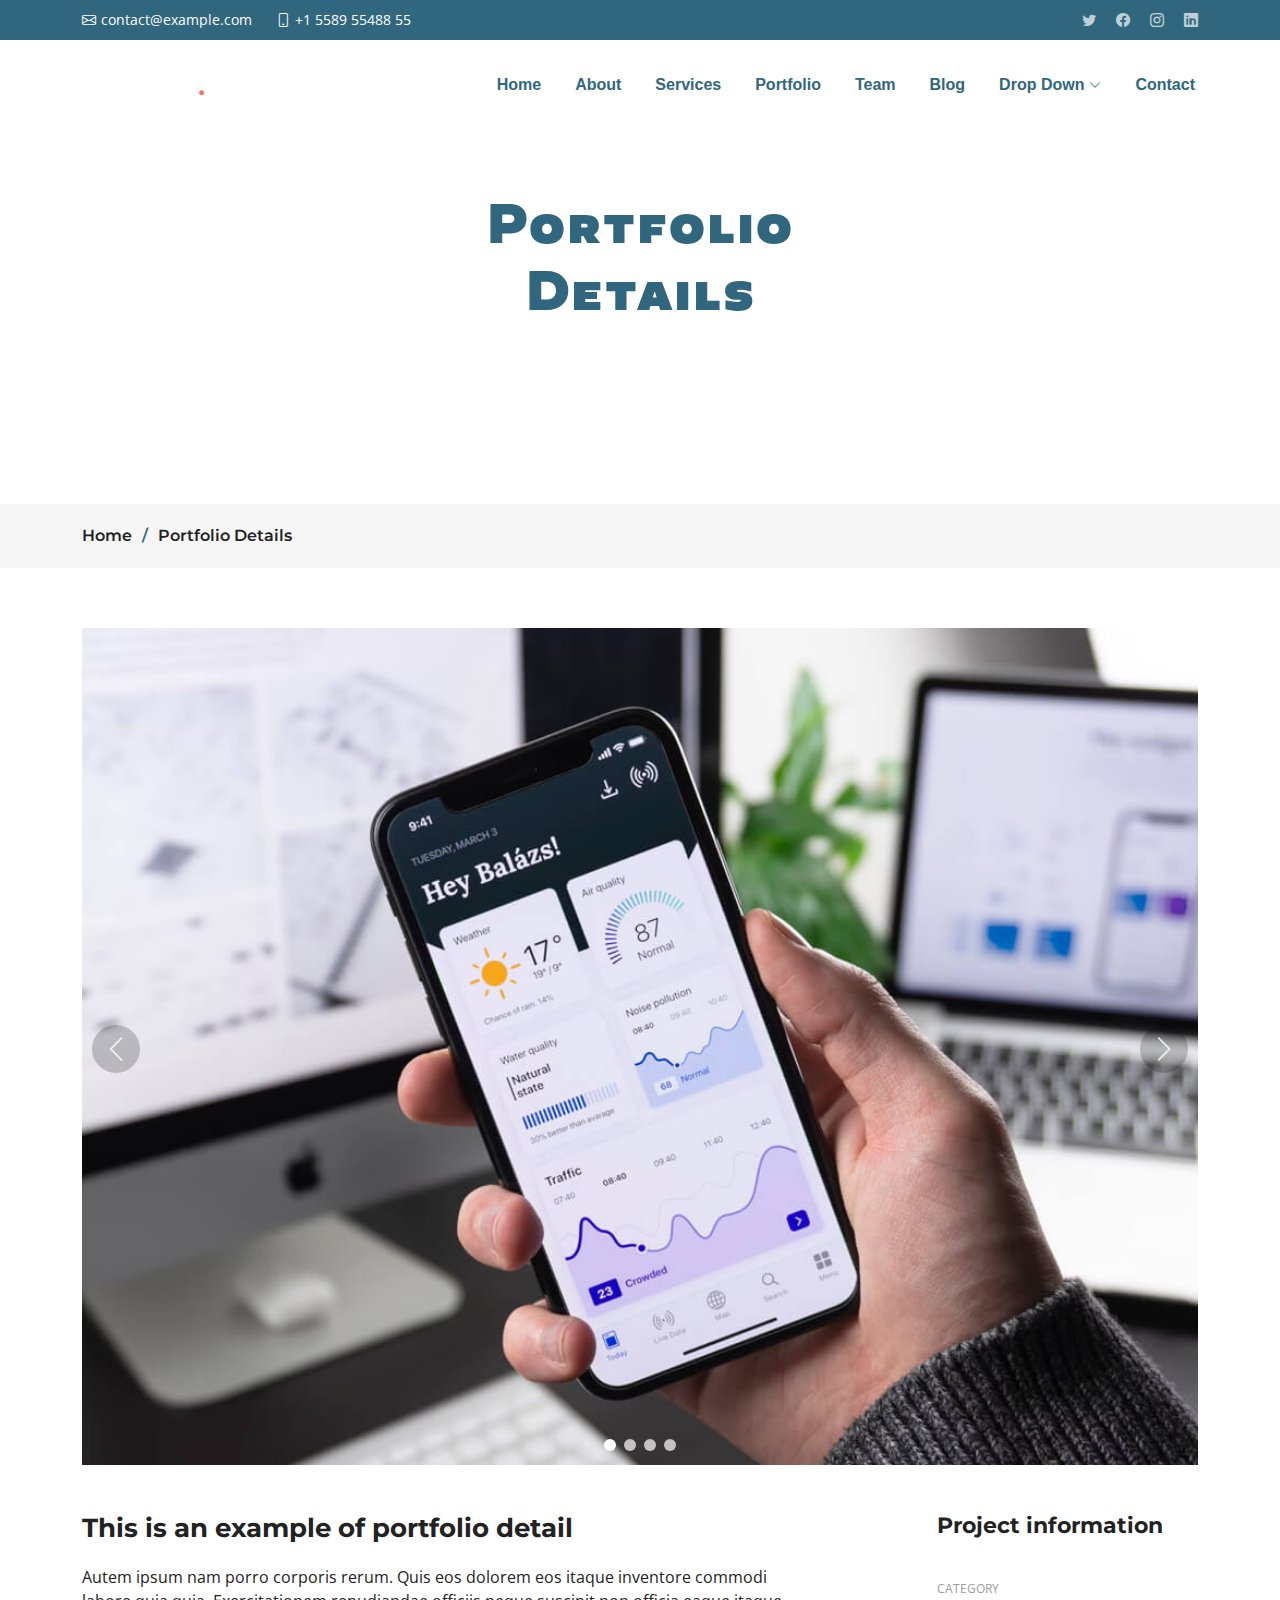
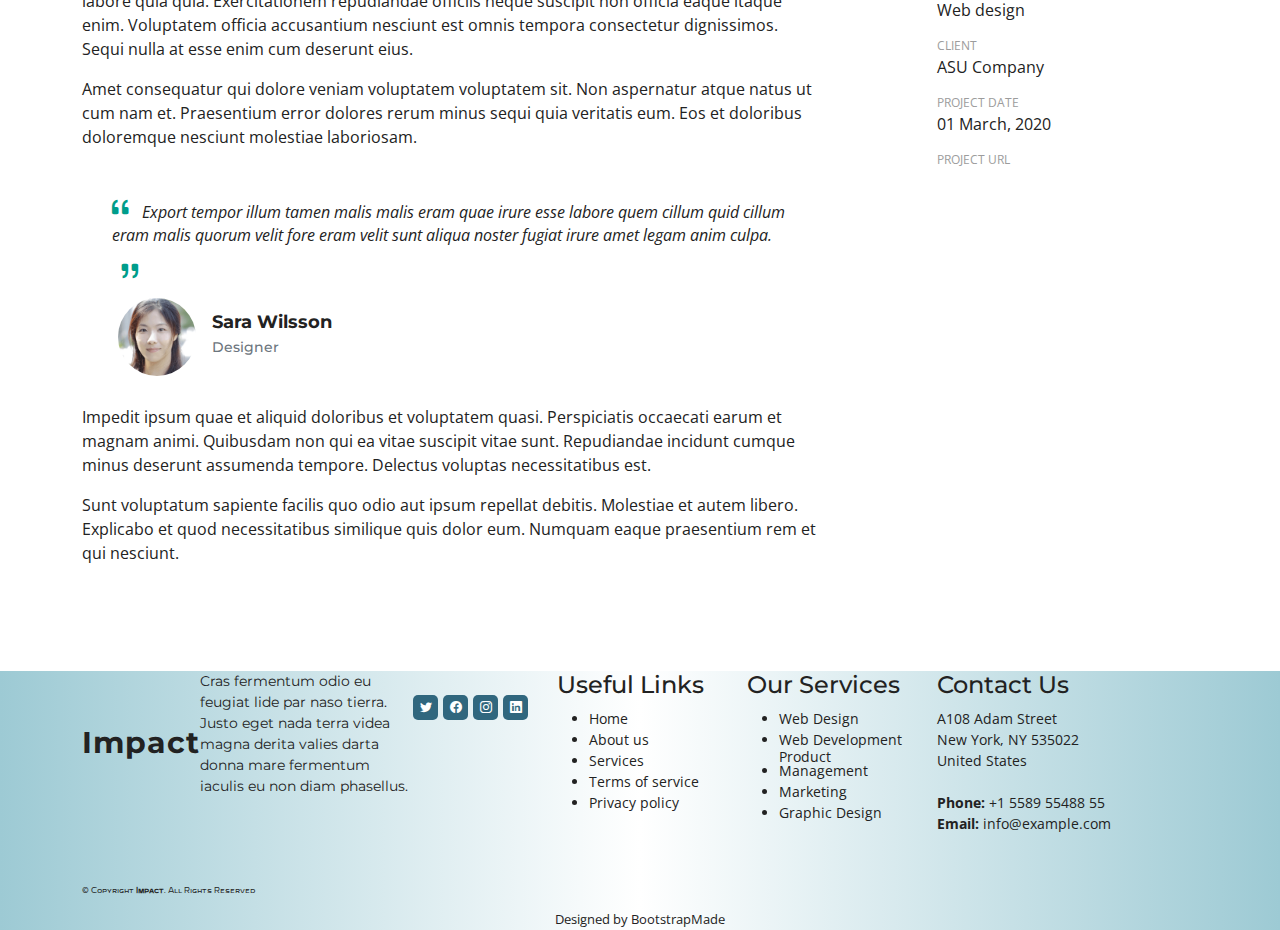
<file: portfolio-details.html>
<!DOCTYPE html>
<html lang="en">

<head>
  <meta charset="utf-8">
  <meta content="width=device-width, initial-scale=1.0" name="viewport">

  <title>Impact Bootstrap Template - Portfolio Details</title>
  <meta content="" name="description">
  <meta content="" name="keywords">

  <!-- Favicons -->
  <link href="assets/img/favicon.png" rel="icon">
  <link href="assets/img/apple-touch-icon.png" rel="apple-touch-icon">

  <!-- Google Fonts -->
  <link rel="preconnect" href="https://fonts.googleapis.com">
  <link rel="preconnect" href="https://fonts.gstatic.com" crossorigin>
  <link href="https://fonts.googleapis.com/css2?family=Open+Sans:ital,wght@0,300;0,400;0,500;0,600;0,700;1,300;1,400;1,600;1,700&family=Montserrat:ital,wght@0,300;0,400;0,500;0,600;0,700;1,300;1,400;1,500;1,600;1,700&family=Raleway:ital,wght@0,300;0,400;0,500;0,600;0,700;1,300;1,400;1,500;1,600;1,700&display=swap" rel="stylesheet">

  <!-- Vendor CSS Files -->
  <link href="assets/vendor/bootstrap/css/bootstrap.min.css" rel="stylesheet">
  <link href="assets/vendor/bootstrap-icons/bootstrap-icons.css" rel="stylesheet">
  <link href="assets/vendor/aos/aos.css" rel="stylesheet">
  <link href="assets/vendor/glightbox/css/glightbox.min.css" rel="stylesheet">
  <link href="assets/vendor/swiper/swiper-bundle.min.css" rel="stylesheet">

  <!-- Template Main CSS File -->
  <link href="assets/css/main.css" rel="stylesheet">

  <!-- =======================================================
  * Template Name: Impact
  * Template URL: https://bootstrapmade.com/impact-bootstrap-business-website-template/
  * Updated: Mar 17 2024 with Bootstrap v5.3.3
  * Author: BootstrapMade.com
  * License: https://bootstrapmade.com/license/
  ======================================================== -->
</head>

<body>

  <!-- ======= Header ======= -->
  <section id="topbar" class="topbar d-flex align-items-center">
    <div class="container d-flex justify-content-center justify-content-md-between">
      <div class="contact-info d-flex align-items-center">
        <i class="bi bi-envelope d-flex align-items-center"><a href="mailto:contact@example.com">contact@example.com</a></i>
        <i class="bi bi-phone d-flex align-items-center ms-4"><span>+1 5589 55488 55</span></i>
      </div>
      <div class="social-links d-none d-md-flex align-items-center">
        <a href="#" class="twitter"><i class="bi bi-twitter"></i></a>
        <a href="#" class="facebook"><i class="bi bi-facebook"></i></a>
        <a href="#" class="instagram"><i class="bi bi-instagram"></i></a>
        <a href="#" class="linkedin"><i class="bi bi-linkedin"></i></i></a>
      </div>
    </div>
  </section><!-- End Top Bar -->

  <header id="header" class="header d-flex align-items-center">

    <div class="container-fluid container-xl d-flex align-items-center justify-content-between">
      <a href="index.html" class="logo d-flex align-items-center">
        <!-- Uncomment the line below if you also wish to use an image logo -->
        <!-- <img src="assets/img/logo.png" alt=""> -->
        <h1>Impact<span>.</span></h1>
      </a>
      <nav id="navbar" class="navbar">
        <ul>
          <li><a href="#hero">Home</a></li>
          <li><a href="#about">About</a></li>
          <li><a href="#services">Services</a></li>
          <li><a href="#portfolio">Portfolio</a></li>
          <li><a href="#team">Team</a></li>
          <li><a href="blog.html">Blog</a></li>
          <li class="dropdown"><a href="#"><span>Drop Down</span> <i class="bi bi-chevron-down dropdown-indicator"></i></a>
            <ul>
              <li><a href="#">Drop Down 1</a></li>
              <li class="dropdown"><a href="#"><span>Deep Drop Down</span> <i class="bi bi-chevron-down dropdown-indicator"></i></a>
                <ul>
                  <li><a href="#">Deep Drop Down 1</a></li>
                  <li><a href="#">Deep Drop Down 2</a></li>
                  <li><a href="#">Deep Drop Down 3</a></li>
                  <li><a href="#">Deep Drop Down 4</a></li>
                  <li><a href="#">Deep Drop Down 5</a></li>
                </ul>
              </li>
              <li><a href="#">Drop Down 2</a></li>
              <li><a href="#">Drop Down 3</a></li>
              <li><a href="#">Drop Down 4</a></li>
            </ul>
          </li>
          <li><a href="#contact">Contact</a></li>
        </ul>
      </nav><!-- .navbar -->

      <i class="mobile-nav-toggle mobile-nav-show bi bi-list"></i>
      <i class="mobile-nav-toggle mobile-nav-hide d-none bi bi-x"></i>

    </div>
  </header><!-- End Header -->
  <!-- End Header -->

  <main id="main">

    <!-- ======= Breadcrumbs ======= -->
    <div class="breadcrumbs">
      <div class="page-header d-flex align-items-center" style="background-image: url('');">
        <div class="container position-relative">
          <div class="row d-flex justify-content-center">
            <div class="col-lg-6 text-center">
              <h2>Portfolio Details</h2>
              <p>Odio et unde deleniti. Deserunt numquam exercitationem. Officiis quo odio sint voluptas consequatur ut a odio voluptatem. Sit dolorum debitis veritatis natus dolores. Quasi ratione sint. Sit quaerat ipsum dolorem.</p>
            </div>
          </div>
        </div>
      </div>
      <nav>
        <div class="container">
          <ol>
            <li><a href="index.html">Home</a></li>
            <li>Portfolio Details</li>
          </ol>
        </div>
      </nav>
    </div><!-- End Breadcrumbs -->

    <!-- ======= Portfolio Details Section ======= -->
    <section id="portfolio-details" class="portfolio-details">
      <div class="container" data-aos="fade-up">

        <div class="position-relative h-100">
          <div class="slides-1 portfolio-details-slider swiper">
            <div class="swiper-wrapper align-items-center">

              <div class="swiper-slide">
                <img src="assets/img/portfolio/app-1.jpg" alt="">
              </div>

              <div class="swiper-slide">
                <img src="assets/img/portfolio/product-1.jpg" alt="">
              </div>

              <div class="swiper-slide">
                <img src="assets/img/portfolio/branding-1.jpg" alt="">
              </div>

              <div class="swiper-slide">
                <img src="assets/img/portfolio/books-1.jpg" alt="">
              </div>

            </div>
            <div class="swiper-pagination"></div>
          </div>
          <div class="swiper-button-prev"></div>
          <div class="swiper-button-next"></div>

        </div>

        <div class="row justify-content-between gy-4 mt-4">

          <div class="col-lg-8">
            <div class="portfolio-description">
              <h2>This is an example of portfolio detail</h2>
              <p>
                Autem ipsum nam porro corporis rerum. Quis eos dolorem eos itaque inventore commodi labore quia quia. Exercitationem repudiandae officiis neque suscipit non officia eaque itaque enim. Voluptatem officia accusantium nesciunt est omnis tempora consectetur dignissimos. Sequi nulla at esse enim cum deserunt eius.
              </p>
              <p>
                Amet consequatur qui dolore veniam voluptatem voluptatem sit. Non aspernatur atque natus ut cum nam et. Praesentium error dolores rerum minus sequi quia veritatis eum. Eos et doloribus doloremque nesciunt molestiae laboriosam.
              </p>

              <div class="testimonial-item">
                <p>
                  <i class="bi bi-quote quote-icon-left"></i>
                  Export tempor illum tamen malis malis eram quae irure esse labore quem cillum quid cillum eram malis quorum velit fore eram velit sunt aliqua noster fugiat irure amet legam anim culpa.
                  <i class="bi bi-quote quote-icon-right"></i>
                </p>
                <div>
                  <img src="assets/img/testimonials/testimonials-2.jpg" class="testimonial-img" alt="">
                  <h3>Sara Wilsson</h3>
                  <h4>Designer</h4>
                </div>
              </div>

              <p>
                Impedit ipsum quae et aliquid doloribus et voluptatem quasi. Perspiciatis occaecati earum et magnam animi. Quibusdam non qui ea vitae suscipit vitae sunt. Repudiandae incidunt cumque minus deserunt assumenda tempore. Delectus voluptas necessitatibus est.

              <p>
                Sunt voluptatum sapiente facilis quo odio aut ipsum repellat debitis. Molestiae et autem libero. Explicabo et quod necessitatibus similique quis dolor eum. Numquam eaque praesentium rem et qui nesciunt.
              </p>

            </div>
          </div>

          <div class="col-lg-3">
            <div class="portfolio-info">
              <h3>Project information</h3>
              <ul>
                <li><strong>Category</strong> <span>Web design</span></li>
                <li><strong>Client</strong> <span>ASU Company</span></li>
                <li><strong>Project date</strong> <span>01 March, 2020</span></li>
                <li><strong>Project URL</strong> <a href="#">www.example.com</a></li>
                <li><a href="#" class="btn-visit align-self-start">Visit Website</a></li>
              </ul>
            </div>
          </div>

        </div>

      </div>
    </section><!-- End Portfolio Details Section -->

  </main><!-- End #main -->

  <!-- ======= Footer ======= -->
  <footer id="footer" class="footer">

    <div class="container">
      <div class="row gy-4">
        <div class="col-lg-5 col-md-12 footer-info">
          <a href="index.html" class="logo d-flex align-items-center">
            <span>Impact</span>
          </a>
          <p>Cras fermentum odio eu feugiat lide par naso tierra. Justo eget nada terra videa magna derita valies darta donna mare fermentum iaculis eu non diam phasellus.</p>
          <div class="social-links d-flex mt-4">
            <a href="#" class="twitter"><i class="bi bi-twitter"></i></a>
            <a href="#" class="facebook"><i class="bi bi-facebook"></i></a>
            <a href="#" class="instagram"><i class="bi bi-instagram"></i></a>
            <a href="#" class="linkedin"><i class="bi bi-linkedin"></i></a>
          </div>
        </div>

        <div class="col-lg-2 col-6 footer-links">
          <h4>Useful Links</h4>
          <ul>
            <li><a href="#">Home</a></li>
            <li><a href="#">About us</a></li>
            <li><a href="#">Services</a></li>
            <li><a href="#">Terms of service</a></li>
            <li><a href="#">Privacy policy</a></li>
          </ul>
        </div>

        <div class="col-lg-2 col-6 footer-links">
          <h4>Our Services</h4>
          <ul>
            <li><a href="#">Web Design</a></li>
            <li><a href="#">Web Development</a></li>
            <li><a href="#">Product Management</a></li>
            <li><a href="#">Marketing</a></li>
            <li><a href="#">Graphic Design</a></li>
          </ul>
        </div>

        <div class="col-lg-3 col-md-12 footer-contact text-center text-md-start">
          <h4>Contact Us</h4>
          <p>
            A108 Adam Street <br>
            New York, NY 535022<br>
            United States <br><br>
            <strong>Phone:</strong> +1 5589 55488 55<br>
            <strong>Email:</strong> info@example.com<br>
          </p>

        </div>

      </div>
    </div>

    <div class="container mt-4">
      <div class="copyright">
        &copy; Copyright <strong><span>Impact</span></strong>. All Rights Reserved
      </div>
      <div class="credits">
        <!-- All the links in the footer should remain intact. -->
        <!-- You can delete the links only if you purchased the pro version. -->
        <!-- Licensing information: https://bootstrapmade.com/license/ -->
        <!-- Purchase the pro version with working PHP/AJAX contact form: https://bootstrapmade.com/impact-bootstrap-business-website-template/ -->
        Designed by <a href="https://bootstrapmade.com/">BootstrapMade</a>
      </div>
    </div>

  </footer><!-- End Footer -->
  <!-- End Footer -->

  <a href="#" class="scroll-top d-flex align-items-center justify-content-center"><i class="bi bi-arrow-up-short"></i></a>

  <div id="preloader"></div>

  <!-- Vendor JS Files -->
  <script src="assets/vendor/bootstrap/js/bootstrap.bundle.min.js"></script>
  <script src="assets/vendor/aos/aos.js"></script>
  <script src="assets/vendor/glightbox/js/glightbox.min.js"></script>
  <script src="assets/vendor/purecounter/purecounter_vanilla.js"></script>
  <script src="assets/vendor/swiper/swiper-bundle.min.js"></script>
  <script src="assets/vendor/isotope-layout/isotope.pkgd.min.js"></script>
  <script src="assets/vendor/php-email-form/validate.js"></script>

  <!-- Template Main JS File -->
  <script src="assets/js/main.js"></script>

</body>

</html>
</file>
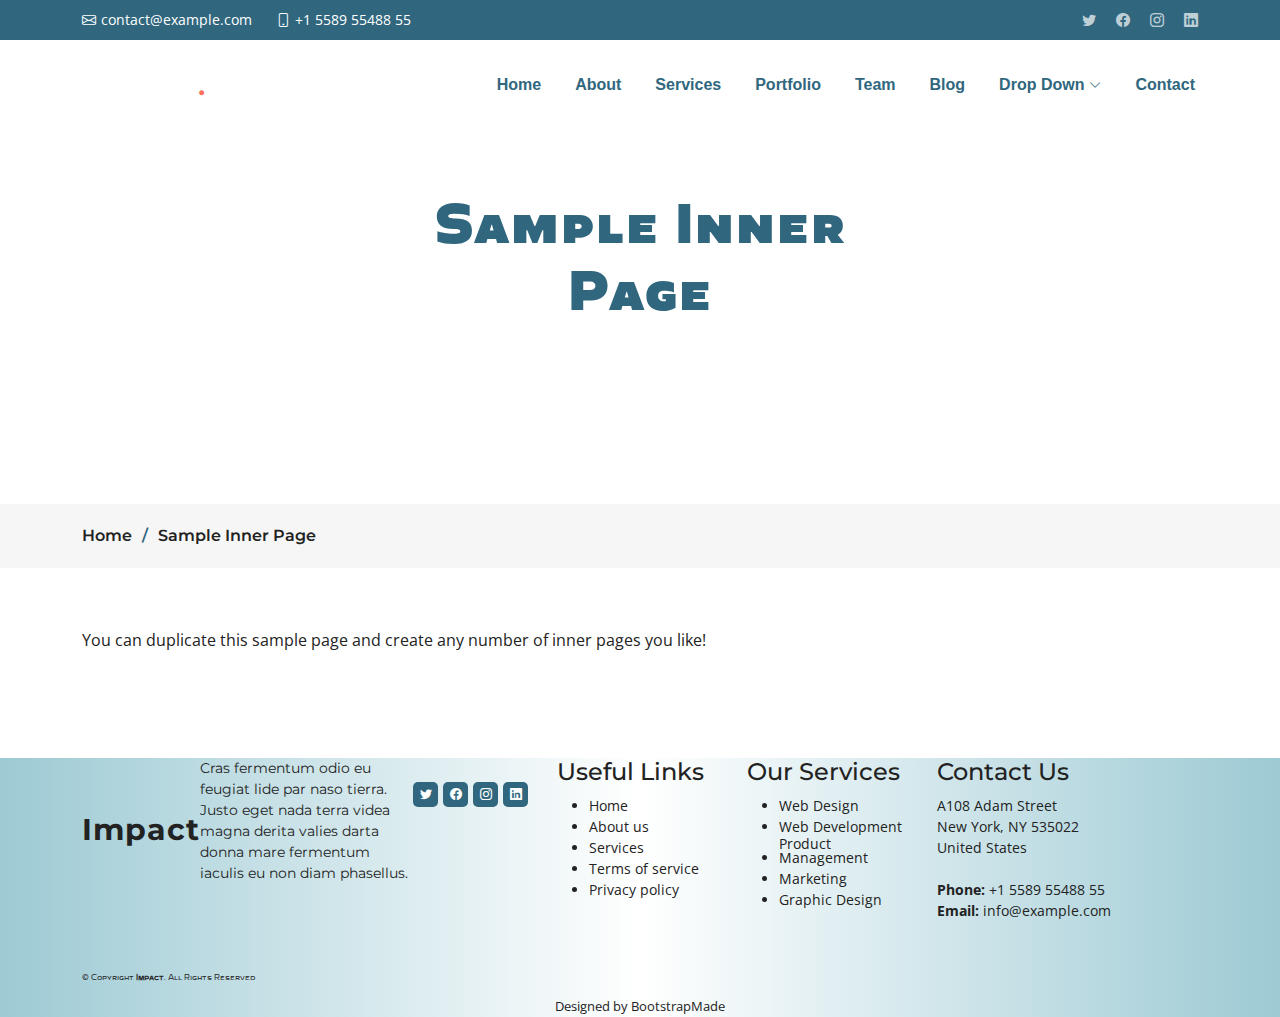
<file: sample-inner-page.html>
<!DOCTYPE html>
<html lang="en">

<head>
  <meta charset="utf-8">
  <meta content="width=device-width, initial-scale=1.0" name="viewport">

  <title>[Template] Sample Inner Page</title>
  <meta content="" name="description">
  <meta content="" name="keywords">

  <!-- Favicons -->
  <link href="assets/img/favicon.png" rel="icon">
  <link href="assets/img/apple-touch-icon.png" rel="apple-touch-icon">

  <!-- Google Fonts -->
  <link rel="preconnect" href="https://fonts.googleapis.com">
  <link rel="preconnect" href="https://fonts.gstatic.com" crossorigin>
  <link href="https://fonts.googleapis.com/css2?family=Open+Sans:ital,wght@0,300;0,400;0,500;0,600;0,700;1,300;1,400;1,600;1,700&family=Montserrat:ital,wght@0,300;0,400;0,500;0,600;0,700;1,300;1,400;1,500;1,600;1,700&family=Raleway:ital,wght@0,300;0,400;0,500;0,600;0,700;1,300;1,400;1,500;1,600;1,700&display=swap" rel="stylesheet">

  <!-- Vendor CSS Files -->
  <link href="assets/vendor/bootstrap/css/bootstrap.min.css" rel="stylesheet">
  <link href="assets/vendor/bootstrap-icons/bootstrap-icons.css" rel="stylesheet">
  <link href="assets/vendor/aos/aos.css" rel="stylesheet">
  <link href="assets/vendor/glightbox/css/glightbox.min.css" rel="stylesheet">
  <link href="assets/vendor/swiper/swiper-bundle.min.css" rel="stylesheet">

  <!-- Template Main CSS File -->
  <link href="assets/css/main.css" rel="stylesheet">

  <!-- =======================================================
  * Template Name: Impact
  * Template URL: https://bootstrapmade.com/impact-bootstrap-business-website-template/
  * Updated: Mar 17 2024 with Bootstrap v5.3.3
  * Author: BootstrapMade.com
  * License: https://bootstrapmade.com/license/
  ======================================================== -->
</head>

<body>

  <!-- ======= Header ======= -->
  <section id="topbar" class="topbar d-flex align-items-center">
    <div class="container d-flex justify-content-center justify-content-md-between">
      <div class="contact-info d-flex align-items-center">
        <i class="bi bi-envelope d-flex align-items-center"><a href="mailto:contact@example.com">contact@example.com</a></i>
        <i class="bi bi-phone d-flex align-items-center ms-4"><span>+1 5589 55488 55</span></i>
      </div>
      <div class="social-links d-none d-md-flex align-items-center">
        <a href="#" class="twitter"><i class="bi bi-twitter"></i></a>
        <a href="#" class="facebook"><i class="bi bi-facebook"></i></a>
        <a href="#" class="instagram"><i class="bi bi-instagram"></i></a>
        <a href="#" class="linkedin"><i class="bi bi-linkedin"></i></i></a>
      </div>
    </div>
  </section><!-- End Top Bar -->

  <header id="header" class="header d-flex align-items-center">

    <div class="container-fluid container-xl d-flex align-items-center justify-content-between">
      <a href="index.html" class="logo d-flex align-items-center">
        <!-- Uncomment the line below if you also wish to use an image logo -->
        <!-- <img src="assets/img/logo.png" alt=""> -->
        <h1>Impact<span>.</span></h1>
      </a>
      <nav id="navbar" class="navbar">
        <ul>
          <li><a href="#hero">Home</a></li>
          <li><a href="#about">About</a></li>
          <li><a href="#services">Services</a></li>
          <li><a href="#portfolio">Portfolio</a></li>
          <li><a href="#team">Team</a></li>
          <li><a href="blog.html">Blog</a></li>
          <li class="dropdown"><a href="#"><span>Drop Down</span> <i class="bi bi-chevron-down dropdown-indicator"></i></a>
            <ul>
              <li><a href="#">Drop Down 1</a></li>
              <li class="dropdown"><a href="#"><span>Deep Drop Down</span> <i class="bi bi-chevron-down dropdown-indicator"></i></a>
                <ul>
                  <li><a href="#">Deep Drop Down 1</a></li>
                  <li><a href="#">Deep Drop Down 2</a></li>
                  <li><a href="#">Deep Drop Down 3</a></li>
                  <li><a href="#">Deep Drop Down 4</a></li>
                  <li><a href="#">Deep Drop Down 5</a></li>
                </ul>
              </li>
              <li><a href="#">Drop Down 2</a></li>
              <li><a href="#">Drop Down 3</a></li>
              <li><a href="#">Drop Down 4</a></li>
            </ul>
          </li>
          <li><a href="#contact">Contact</a></li>
        </ul>
      </nav><!-- .navbar -->

      <i class="mobile-nav-toggle mobile-nav-show bi bi-list"></i>
      <i class="mobile-nav-toggle mobile-nav-hide d-none bi bi-x"></i>

    </div>
  </header><!-- End Header -->
  <!-- End Header -->

  <main id="main">

    <!-- ======= Breadcrumbs ======= -->
    <div class="breadcrumbs">
      <div class="page-header d-flex align-items-center" style="background-image: url('');">
        <div class="container position-relative">
          <div class="row d-flex justify-content-center">
            <div class="col-lg-6 text-center">
              <h2>Sample Inner Page</h2>
              <p>Odio et unde deleniti. Deserunt numquam exercitationem. Officiis quo odio sint voluptas consequatur ut a odio voluptatem. Sit dolorum debitis veritatis natus dolores. Quasi ratione sint. Sit quaerat ipsum dolorem.</p>
            </div>
          </div>
        </div>
      </div>
      <nav>
        <div class="container">
          <ol>
            <li><a href="index.html">Home</a></li>
            <li>Sample Inner Page</li>
          </ol>
        </div>
      </nav>
    </div><!-- End Breadcrumbs -->

    <section class="sample-page">
      <div class="container" data-aos="fade-up">

        <p>
          You can duplicate this sample page and create any number of inner pages you like!
        </p>

      </div>
    </section>

  </main><!-- End #main -->

  <!-- ======= Footer ======= -->
  <footer id="footer" class="footer">

    <div class="container">
      <div class="row gy-4">
        <div class="col-lg-5 col-md-12 footer-info">
          <a href="index.html" class="logo d-flex align-items-center">
            <span>Impact</span>
          </a>
          <p>Cras fermentum odio eu feugiat lide par naso tierra. Justo eget nada terra videa magna derita valies darta donna mare fermentum iaculis eu non diam phasellus.</p>
          <div class="social-links d-flex mt-4">
            <a href="#" class="twitter"><i class="bi bi-twitter"></i></a>
            <a href="#" class="facebook"><i class="bi bi-facebook"></i></a>
            <a href="#" class="instagram"><i class="bi bi-instagram"></i></a>
            <a href="#" class="linkedin"><i class="bi bi-linkedin"></i></a>
          </div>
        </div>

        <div class="col-lg-2 col-6 footer-links">
          <h4>Useful Links</h4>
          <ul>
            <li><a href="#">Home</a></li>
            <li><a href="#">About us</a></li>
            <li><a href="#">Services</a></li>
            <li><a href="#">Terms of service</a></li>
            <li><a href="#">Privacy policy</a></li>
          </ul>
        </div>

        <div class="col-lg-2 col-6 footer-links">
          <h4>Our Services</h4>
          <ul>
            <li><a href="#">Web Design</a></li>
            <li><a href="#">Web Development</a></li>
            <li><a href="#">Product Management</a></li>
            <li><a href="#">Marketing</a></li>
            <li><a href="#">Graphic Design</a></li>
          </ul>
        </div>

        <div class="col-lg-3 col-md-12 footer-contact text-center text-md-start">
          <h4>Contact Us</h4>
          <p>
            A108 Adam Street <br>
            New York, NY 535022<br>
            United States <br><br>
            <strong>Phone:</strong> +1 5589 55488 55<br>
            <strong>Email:</strong> info@example.com<br>
          </p>

        </div>

      </div>
    </div>

    <div class="container mt-4">
      <div class="copyright">
        &copy; Copyright <strong><span>Impact</span></strong>. All Rights Reserved
      </div>
      <div class="credits">
        <!-- All the links in the footer should remain intact. -->
        <!-- You can delete the links only if you purchased the pro version. -->
        <!-- Licensing information: https://bootstrapmade.com/license/ -->
        <!-- Purchase the pro version with working PHP/AJAX contact form: https://bootstrapmade.com/impact-bootstrap-business-website-template/ -->
        Designed by <a href="https://bootstrapmade.com/">BootstrapMade</a>
      </div>
    </div>

  </footer><!-- End Footer -->
  <!-- End Footer -->

  <a href="#" class="scroll-top d-flex align-items-center justify-content-center"><i class="bi bi-arrow-up-short"></i></a>

  <div id="preloader"></div>

  <!-- Vendor JS Files -->
  <script src="assets/vendor/bootstrap/js/bootstrap.bundle.min.js"></script>
  <script src="assets/vendor/aos/aos.js"></script>
  <script src="assets/vendor/glightbox/js/glightbox.min.js"></script>
  <script src="assets/vendor/purecounter/purecounter_vanilla.js"></script>
  <script src="assets/vendor/swiper/swiper-bundle.min.js"></script>
  <script src="assets/vendor/isotope-layout/isotope.pkgd.min.js"></script>
  <script src="assets/vendor/php-email-form/validate.js"></script>

  <!-- Template Main JS File -->
  <script src="assets/js/main.js"></script>

</body>

</html>
</file>
<file: assets/css/main.css>
/* Fonts */
:root {
  --font-default: "Open Sans", system-ui, -apple-system, "Segoe UI", Roboto, "Helvetica Neue", Arial, "Noto Sans", "Liberation Sans", sans-serif, "Apple Color Emoji", "Segoe UI Emoji", "Segoe UI Symbol", "Noto Color Emoji";
  --font-primary: "Montserrat", sans-serif;
  --font-secondary: "Poppins", sans-serif;
  --font-terciary: "cannonSCblack", sans-serif;
  --font-quaternary: "cannonSC", sans-serif;
}

@font-face {
  font-family:'cannonSCblack';
  src: url(../fontes/cannon-sc-black.otf);
}

@font-face {
  font-family:'cannonSC';
  src: url(../fontes/cannon-sc-regular.otf);
}

/* Colors */
:root {
  --color-default: #222222;
  --color-primary: #fff;
  --color-secondary: #30677E;
}

/* Smooth scroll behavior */
:root {
  scroll-behavior: smooth;
}

/*--------------------------------------------------------------
# General
--------------------------------------------------------------*/
body {
  font-family: var(--font-default);
  color: var(--color-default);
}

a {
  color: var(--color-primary);
  text-decoration: none;
}

a:hover {
  color: #00b6a1;
  text-decoration: none;
}

h1,
h2,
h3,
h4,
h5,
h6 {
  font-family: var(--font-primary);
}

/*--------------------------------------------------------------
# Sections & Section Header
--------------------------------------------------------------*/
section {
  padding: 60px 0;
  overflow: hidden;
  scroll-margin-top: 70px;
  overflow: clip;
}

.sections-bg {
  background-color: #f6f6f6;
}

.section-header {
  text-align: center;
  padding-bottom: 60px;
}

.section-header h2 {
  font-size: 32px;
  font-weight: 600;
  margin-bottom: 20px;
  padding-bottom: 20px;
  position: relative;
}

.section-header h2:after {
  content: "";
  position: absolute;
  display: block;
  width: 50px;
  height: 3px;
  background: var(--color-primary);
  left: 0;
  right: 0;
  bottom: 0;
  margin: auto;
}

.section-header p {
  margin-bottom: 0;
  color: #6f6f6f;
}

/*--------------------------------------------------------------
# Breadcrumbs
--------------------------------------------------------------*/
.breadcrumbs .page-header {
  padding: 60px 0 60px 0;
  min-height: 20vh;
  position: relative;
  background-color: var(--color-primary);
}

.breadcrumbs .page-header h2 {
  font-size: 56px;
  font-weight: 500;
  color: var(--color-secondary);
  font-family: var(--font-terciary);
}

.breadcrumbs .page-header p {
  color: rgba(255, 255, 255, 0.8);
}

.breadcrumbs nav {
  background-color: #f6f6f6;
  padding: 20px 0;
}

.breadcrumbs nav ol,
.breadcrumbs nav ol li a {
  display: flex;
  flex-wrap: wrap;
  list-style: none;
  margin: 0;
  padding: 0;
  font-size: 16px;
  font-weight: 600;
  color: var(--color-default);
  font-family: var(--font-primary);
}

.breadcrumbs nav ol a {
  color: var(--color-primary);
  transition: 0.3s;
}

.breadcrumbs nav ol a:hover {
  text-decoration: underline;
}

.breadcrumbs nav ol li+li {
  padding-left: 10px;
}

.breadcrumbs nav ol li+li::before {
  display: inline-block;
  padding-right: 10px;
  color: var(--color-secondary);
  content: "/";
}

/*--------------------------------------------------------------
# Scroll top button
--------------------------------------------------------------*/
.scroll-top {
  position: fixed;
  visibility: hidden;
  opacity: 0;
  right: 15px;
  bottom: -15px;
  z-index: 99999;
  background: var(--color-secondary);
  width: 44px;
  height: 44px;
  border-radius: 50px;
  transition: all 0.4s;
}

.scroll-top i {
  font-size: 24px;
  color: #fff;
  line-height: 0;
}

.scroll-top:hover {
  background: rgba(248, 90, 64, 0.8);
  color: #fff;
}

.scroll-top.active {
  visibility: visible;
  opacity: 1;
  bottom: 15px;
}

/*--------------------------------------------------------------
# Preloader
--------------------------------------------------------------*/
#preloader {
  position: fixed;
  inset: 0;
  z-index: 999999;
  overflow: hidden;
  background: #fff;
  transition: all 0.6s ease-out;
}

#preloader:before {
  content: "";
  position: fixed;
  top: calc(50% - 30px);
  left: calc(50% - 30px);
  border: 6px solid #fff;
  border-color: var(--color-primary) transparent var(--color-primary) transparent;
  border-radius: 50%;
  width: 60px;
  height: 60px;
  animation: animate-preloader 1.5s linear infinite;
}

@keyframes animate-preloader {
  0% {
    transform: rotate(0deg);
  }

  100% {
    transform: rotate(360deg);
  }
}

/*--------------------------------------------------------------
# Disable aos animation delay on mobile devices
--------------------------------------------------------------*/
@media screen and (max-width: 768px) {
  [data-aos-delay] {
    transition-delay: 0 !important;
  }
}

/*--------------------------------------------------------------
# Header
--------------------------------------------------------------*/
.topbar {
  background: var(--color-secondary);
  height: 40px;
  font-size: 14px;
  transition: all 0.5s;
  color: #fff;
  padding: 0;
}

.topbar .contact-info i {
  font-style: normal;
  color: #fff;
  line-height: 0;
}

.topbar .contact-info i a,
.topbar .contact-info i span {
  padding-left: 5px;
  color: #fff;
}

@media (max-width: 575px) {

  .topbar .contact-info i a,
  .topbar .contact-info i span {
    font-size: 13px;
  }
}

.topbar .contact-info i a {
  line-height: 0;
  transition: 0.3s;
}

.topbar .contact-info i a:hover {
  color: #fff;
  text-decoration: underline;
}

.topbar .social-links a {
  color: rgba(255, 255, 255, 0.7);
  line-height: 0;
  transition: 0.3s;
  margin-left: 20px;
}

.topbar .social-links a:hover {
  color: #fff;
}

.header {
  transition: all 0.5s;
  z-index: 997;
  height: 90px;
  background-color: var(--color-primary);
}

.header.sticked {
  position: fixed;
  top: 0;
  right: 0;
  left: 0;
  height: 70px;
  box-shadow: 0px 2px 20px rgba(0, 0, 0, 0.1);
}

.header .logo img {
  max-height: 40px;
  margin-right: 6px;
}

.header .logo h1 {
  font-size: 30px;
  margin: 0;
  font-weight: 600;
  letter-spacing: 0.8px;
  color: #fff;
  font-family: var(--font-primary);
}

.header .logo h1 span {
  color: #f96f59;
}

.sticked-header-offset {
  margin-top: 70px;
}

/*--------------------------------------------------------------
# Desktop Navigation
--------------------------------------------------------------*/
@media (min-width: 1280px) {
  .navbar {
    padding: 0;
  }

  .navbar ul {
    margin: 0;
    padding: 0;
    display: flex;
    list-style: none;
    align-items: center;
  }

  .navbar li {
    position: relative;
  }

  .navbar>ul>li {
    white-space: nowrap;
    padding: 10px 0 10px 28px;
  }

  .navbar a,
  .navbar a:focus {
    display: flex;
    align-items: center;
    justify-content: space-between;
    padding: 0 3px;
    font-family: var(--font-secondary);
    font-size: 16px;
    font-weight: 600;
    color: var(--color-secondary);
    white-space: nowrap;
    transition: 0.3s;
    position: relative;
  }

  .navbar a i,
  .navbar a:focus i {
    font-size: 12px;
    line-height: 0;
    margin-left: 5px;
  }

  .navbar>ul>li>a:before {
    content: "";
    position: absolute;
    width: 100%;
    height: 2px;
    bottom: -6px;
    left: 0;
    background-color: var(--color-secondary);
    visibility: hidden;
    width: 0px;
    transition: all 0.3s ease-in-out 0s;
  }

  .navbar a:hover:before,
  .navbar li:hover>a:before,
  .navbar .active:before {
    visibility: visible;
    width: 100%;
  }

  .navbar a:hover,
  .navbar .active,
  .navbar .active:focus,
  .navbar li:hover>a {
    color: var(--color-secondary);
  }

  .navbar .dropdown ul {
    display: block;
    position: absolute;
    left: 28px;
    top: calc(100% + 30px);
    margin: 0;
    padding: 10px 0;
    z-index: 99;
    opacity: 0;
    visibility: hidden;
    background: var(--color-secondary);
    box-shadow: 0px 0px 30px rgba(127, 137, 161, 0.25);
    transition: 0.3s;
    border-radius: 4px;
  }

  .navbar .dropdown ul li {
    min-width: 200px;
  }

  .navbar .dropdown ul a {
    padding: 10px 20px;
    font-size: 15px;
    text-transform: none;
    font-weight: 600;
    color: var(--color-primary);
  }

  .navbar .dropdown ul a i {
    font-size: 12px;
  }

  .navbar .dropdown ul a:hover,
  .navbar .dropdown ul .active:hover,
  .navbar .dropdown ul li:hover>a {
    color: var(--color-secondary);
  }

  .navbar .dropdown:hover>ul {
    opacity: 1;
    top: 100%;
    visibility: visible;
  }

  .navbar .dropdown .dropdown ul {
    top: 0;
    left: calc(100% - 30px);
    visibility: hidden;
  }

  .navbar .dropdown .dropdown:hover>ul {
    opacity: 1;
    top: 0;
    left: 100%;
    visibility: visible;
  }
}

@media (min-width: 1280px) and (max-width: 1366px) {
  .navbar .dropdown .dropdown ul {
    left: -90%;
  }

  .navbar .dropdown .dropdown:hover>ul {
    left: -100%;
  }
}

@media (min-width: 1280px) {

  .mobile-nav-show,
  .mobile-nav-hide {
    display: none;
  }
}

/*--------------------------------------------------------------
# Mobile Navigation
--------------------------------------------------------------*/
@media (max-width: 1279px) {
  .navbar {
    position: fixed;
    top: 0;
    right: -100%;
    width: 100%;
    max-width: 400px;
    bottom: 0;
    transition: 0.3s;
    z-index: 9997;
  }

  .navbar ul {
    position: absolute;
    inset: 0;
    padding: 50px 0 10px 0;
    margin: 0;
    background: var(--color-primary);
    overflow-y: auto;
    transition: 0.3s;
    z-index: 9998;
  }

  .navbar a,
  .navbar a:focus {
    display: flex;
    align-items: center;
    justify-content: space-between;
    padding: 10px 20px;
    font-family: var(--font-primary);
    font-size: 15px;
    font-weight: 600;
    color: var(--color-secondary);
    white-space: nowrap;
    transition: 0.3s;
  }

  .navbar a i,
  .navbar a:focus i {
    font-size: 12px;
    line-height: 0;
    margin-left: 5px;
  }

  .navbar a:hover,
  .navbar .active,
  .navbar .active:focus,
  .navbar li:hover>a {
    color: var(--color-secondary);
  }

  .navbar .getstarted,
  .navbar .getstarted:focus {
    background: var(--color-primary);
    padding: 8px 20px;
    border-radius: 4px;
    margin: 15px;
    color: var(--color-secondary);
  }

  .navbar .getstarted:hover,
  .navbar .getstarted:focus:hover {
    color: var(--color-secondary);
    background: var(--color-primary);
  }

  .navbar .dropdown ul,
  .navbar .dropdown .dropdown ul {
    position: static;
    display: none;
    padding: 10px 0;
    margin: 10px 20px;
    transition: all 0.5s ease-in-out;
    background-color: var(--color-primary);
    border: 1px solid #006459;
  }

  .navbar .dropdown>.dropdown-active,
  .navbar .dropdown .dropdown>.dropdown-active {
    display: block;
  }

  .mobile-nav-show {
    color: var(--color-secondary);
    font-size: 28px;
    cursor: pointer;
    line-height: 0;
    transition: 0.5s;
    z-index: 9999;
    margin-right: 10px;
  }

  .mobile-nav-hide {
    color: var(--color-secondary);
    font-size: 32px;
    cursor: pointer;
    line-height: 0;
    transition: 0.5s;
    position: fixed;
    right: 20px;
    top: 20px;
    z-index: 9999;
  }

  .mobile-nav-active {
    overflow: hidden;
  }

  .mobile-nav-active .navbar {
    right: 0;
  }

  .mobile-nav-active .navbar:before {
    content: "";
    position: fixed;
    inset: 0;
    background: var(--color-primary);
    z-index: 9996;
  }
}

/*--------------------------------------------------------------
# About Us Section
--------------------------------------------------------------*/
.about h3 {
  font-weight: 700;
  font-size: 28px;
  margin-bottom: 20px;
  font-family: var(--font-secondary);
}

.about .call-us {
  left: 10%;
  right: 10%;
  bottom: 0;
  background-color: #fff;
  box-shadow: 0px 2px 25px rgba(0, 0, 0, 0.08);
  padding: 20px;
  text-align: center;
}

.about .call-us h4 {
  font-size: 24px;
  font-weight: 700;
  margin-bottom: 5px;
}

.about .call-us p {
  font-size: 28px;
  font-weight: 700;
  color: var(--color-primary);
}

.about .content ul {
  list-style: none;
  padding: 0;
}

.about .content ul li {
  padding: 0 0 10px 30px;
  position: relative;
}

.about .content ul i {
  position: absolute;
  font-size: 20px;
  left: 0;
  top: -3px;
  color: var(--color-primary);
}

.about .content p:last-child {
  margin-bottom: 0;
}

.about .play-btn {
  width: 50px;
  height: 50px;
  background: var(--color-default);
  border-radius: 50%;
  display: block;
  position: absolute;
  left: calc(50% - 25px);
  top: calc(50% - 25px);
  overflow: hidden;
}

.about .play-btn:before {
  content: "";
  position: absolute;
  width: 120px;
  height: 120px;
  animation-delay: 0s;
  animation: pulsate-btn 2s;
  animation-direction: forwards;
  animation-iteration-count: infinite;
  animation-timing-function: steps;
  opacity: 1;
  border-radius: 50%;
  border: 5px solid var(--color-secondary);
  top: -15%;
  left: -15%;
  background: rgba(198, 16, 0, 0);
}

.about .play-btn:after {
  content: "";
  position: absolute;
  left: 50%;
  top: 50%;
  transform: translateX(-40%) translateY(-50%);
  width: 0;
  height: 0;
  border-top: 10px solid transparent;
  border-bottom: 10px solid transparent;
  border-left: 15px solid var(--color-secondary);
  z-index: 100;
  transition: all 400ms cubic-bezier(0.55, 0.055, 0.675, 0.19);
}

.about .play-btn:hover:before {
  content: "";
  position: absolute;
  left: 50%;
  top: 50%;
  transform: translateX(-40%) translateY(-50%);
  width: 0;
  height: 0;
  border: none;
  border-top: 10px solid transparent;
  border-bottom: 10px solid transparent;
  border-left: 15px solid var(--color-secondary);
  z-index: 200;
  animation: none;
  border-radius: 0;
}

.about .play-btn:hover:after {
  border-left: 15px solid var(--color-primary);
  transform: scale(20);
}

@keyframes pulsate-btn {
  0% {
    transform: scale(0.6, 0.6);
    opacity: 1;
  }

  100% {
    transform: scale(1, 1);
    opacity: 0;
  }
}

/*--------------------------------------------------------------
# Clients Section
--------------------------------------------------------------*/
.clients {
  padding: 40px 0;
}

.clients .swiper {
  padding: 10px 0;
}

.clients .swiper-slide img {
  transition: 0.3s;
}

.clients .swiper-slide img:hover {
  transform: scale(1.1);
}

.clients .swiper-pagination {
  margin-top: 20px;
  position: relative;
}

.clients .swiper-pagination .swiper-pagination-bullet {
  width: 12px;
  height: 12px;
  background-color: #fff;
  opacity: 1;
  background-color: #ddd;
}

.clients .swiper-pagination .swiper-pagination-bullet-active {
  background-color: var(--color-primary);
}

/*--------------------------------------------------------------
# Stats Counter Section
--------------------------------------------------------------*/
.stats-counter {
  padding: 40px 0;
}

.stats-counter .stats-item {
  padding: 20px 0;
  border-bottom: 1px solid var(--color-secondary);
}

.stats-counter .stats-item .purecounter {
  min-width: 90px;
  padding-right: 15px;
}

.stats-counter .stats-item i {
  font-size: 44px;
  line-height: 0;
  margin-right: 15px;
}

.stats-counter .stats-item span {
  font-size: 40px;
  display: block;
  font-weight: 700;
  color: var(--color-secondary);
  line-height: 40px;
}

.stats-counter .stats-item p {
  margin: 0;
  font-family: var(--font-primary);
  font-size: 14px;
}

/*--------------------------------------------------------------
# Call To Action Section
--------------------------------------------------------------*/
.call-to-action .container {
  background: linear-gradient(rgba(0, 0, 0, 0.5), rgba(0, 0, 0, 0.5)), url("../img/cta-bg.jpg") center center;
  background-size: cover;
  padding: 100px 60px;
  border-radius: 15px;
  overflow: hidden;
}

.call-to-action h3 {
  color: #fff;
  font-size: 28px;
  font-weight: 700;
  margin-bottom: 20px;
}

.call-to-action p {
  color: #fff;
  margin-bottom: 20px;
}

.call-to-action .play-btn {
  width: 94px;
  height: 94px;
  margin-bottom: 20px;
  background: radial-gradient(var(--color-primary) 50%, rgba(0, 131, 116, 0.4) 52%);
  border-radius: 50%;
  display: inline-block;
  position: relative;
  overflow: hidden;
}

.call-to-action .play-btn:before {
  content: "";
  position: absolute;
  width: 120px;
  height: 120px;
  animation-delay: 0s;
  animation: pulsate-btn 2s;
  animation-direction: forwards;
  animation-iteration-count: infinite;
  animation-timing-function: steps;
  opacity: 1;
  border-radius: 50%;
  border: 5px solid rgba(0, 131, 116, 0.7);
  top: -15%;
  left: -15%;
  background: rgba(198, 16, 0, 0);
}

.call-to-action .play-btn:after {
  content: "";
  position: absolute;
  left: 50%;
  top: 50%;
  transform: translateX(-40%) translateY(-50%);
  width: 0;
  height: 0;
  border-top: 10px solid transparent;
  border-bottom: 10px solid transparent;
  border-left: 15px solid #fff;
  z-index: 100;
  transition: all 400ms cubic-bezier(0.55, 0.055, 0.675, 0.19);
}

.call-to-action .play-btn:hover:before {
  content: "";
  position: absolute;
  left: 50%;
  top: 50%;
  transform: translateX(-40%) translateY(-50%);
  width: 0;
  height: 0;
  border: none;
  border-top: 10px solid transparent;
  border-bottom: 10px solid transparent;
  border-left: 15px solid #fff;
  z-index: 200;
  animation: none;
  border-radius: 0;
}

.call-to-action .play-btn:hover:after {
  border-left: 15px solid var(--color-primary);
  transform: scale(20);
}

.call-to-action .cta-btn {
  font-family: var(--font-primary);
  font-weight: 500;
  font-size: 16px;
  letter-spacing: 1px;
  display: inline-block;
  padding: 12px 48px;
  border-radius: 50px;
  transition: 0.5s;
  margin: 10px;
  border: 2px solid #fff;
  color: #fff;
}

.call-to-action .cta-btn:hover {
  background: var(--color-primary);
  border: 2px solid var(--color-primary);
}

@keyframes pulsate-btn {
  0% {
    transform: scale(0.6, 0.6);
    opacity: 1;
  }

  100% {
    transform: scale(1, 1);
    opacity: 0;
  }
}

/*--------------------------------------------------------------
# Our Services Section
--------------------------------------------------------------*/
.services {
  padding: 60px 0;
}

.services .service-item {
  padding: 40px;
  background: #fff;
  height: 100%;
  border-radius: 10px;
}

.services .service-item .icon {
  width: 48px;
  height: 48px;
  position: relative;
  margin-bottom: 50px;
}

.services .service-item .icon i {
  color: var(--color-default);
  font-size: 56px;
  transition: ease-in-out 0.3s;
  z-index: 2;
  position: relative;
}

.services .service-item .icon:before {
  position: absolute;
  content: "";
  height: 100%;
  width: 100%;
  background: #eeeeee;
  border-radius: 50px;
  z-index: 1;
  top: 10px;
  right: -20px;
  transition: 0.3s;
}

.services .service-item h3 {
  color: var(--color-default);
  font-weight: 700;
  margin: 0 0 20px 0;
  padding-bottom: 8px;
  font-size: 22px;
  position: relative;
  display: inline-block;
  border-bottom: 4px solid #eeeeee;
  transition: 0.3s;
}

.services .service-item p {
  line-height: 24px;
  font-size: 14px;
  margin-bottom: 0;
}

.services .service-item .readmore {
  margin-top: 15px;
  display: inline-block;
  color: var(--color-primary);
}

.services .service-item:hover .icon:before {
  background: var(--color-secondary);
  opacity: 50%;
}

.services .service-item:hover h3 {
  border-color: var(--color-primary);
}

/*--------------------------------------------------------------
# Testimonials Section
--------------------------------------------------------------*/
.testimonials .testimonial-wrap {
  padding-left: 10px;
}

.testimonials .testimonial-item {
  box-sizing: content-box;
  padding: 30px;
  margin: 30px 10px;
  box-shadow: 0px 0 15px rgba(0, 0, 0, 0.1);
  position: relative;
  background: #fff;
  border-radius: 10px;
}

.testimonials .testimonial-item .testimonial-img {
  width: 90px;
  border-radius: 50px;
  margin-right: 15px;
}

.testimonials .testimonial-item h3 {
  font-size: 18px;
  font-weight: bold;
  margin: 10px 0 5px 0;
  color: #000;
}

.testimonials .testimonial-item h4 {
  font-size: 14px;
  color: #999;
  margin: 10px 0 5px 0;
}

.testimonials .testimonial-item a {
  font-size: 14px;
  font-weight: bold;
  color: var(--color-default);
  margin: 0;
}

.testimonials .testimonial-item .stars {
  margin: 10px 0;
}

.testimonials .testimonial-item .stars i {
  color: #ffc107;
  margin: 0 1px;
}

.testimonials .testimonial-item .quote-icon-left,
.testimonials .testimonial-item .quote-icon-right {
  color: #009d8b;
  font-size: 26px;
  line-height: 0;
}

.testimonials .testimonial-item .quote-icon-left {
  display: inline-block;
  left: -5px;
  position: relative;
}

.testimonials .testimonial-item .quote-icon-right {
  display: inline-block;
  right: -5px;
  position: relative;
  top: 10px;
  transform: scale(-1, -1);
}

.testimonials .testimonial-item p {
  font-style: italic;
  margin: 15px auto 15px auto;
}

.testimonials .swiper-pagination {
  margin-top: 20px;
  position: relative;
}

.testimonials .swiper-pagination .swiper-pagination-bullet {
  width: 12px;
  height: 12px;
  background-color: rgba(0, 0, 0, 0.2);
  opacity: 1;
}

.testimonials .swiper-pagination .swiper-pagination-bullet-active {
  background-color: var(--color-secondary);
}

@media (max-width: 767px) {
  .testimonials .testimonial-wrap {
    padding-left: 0;
  }

  .testimonials .testimonial-item {
    padding: 30px;
    margin: 15px;
  }

  .testimonials .testimonial-item .testimonial-img {
    position: static;
    left: auto;
  }
}

/*--------------------------------------------------------------
# Portfolio Section
--------------------------------------------------------------*/
.portfolio .portfolio-flters {
  padding: 0 0 20px 0;
  margin: 0 auto;
  list-style: none;
  text-align: center;
}

.portfolio .portfolio-flters li {
  cursor: pointer;
  display: inline-block;
  padding: 0;
  font-size: 18px;
  font-weight: 500;
  margin: 0 10px;
  line-height: 1;
  transition: all 0.3s ease-in-out;
}

.portfolio .portfolio-flters li:hover,
.portfolio .portfolio-flters li.filter-active {
  color: var(--color-secondary);
}

.portfolio .portfolio-flters li:first-child {
  margin-left: 0;
}

.portfolio .portfolio-flters li:last-child {
  margin-right: 0;
}

@media (max-width: 575px) {
  .portfolio .portfolio-flters li {
    font-size: 14px;
    margin: 0 5px;
  }
}

.portfolio .portfolio-wrap {
  box-shadow: 0px 10px 30px rgba(0, 0, 0, 0.1);
  border-radius: 10px;
  height: 100%;
  overflow: hidden;
}

.portfolio .portfolio-wrap img {
  transition: 0.3s;
  position: relative;
  z-index: 1;
}

.portfolio .portfolio-wrap .portfolio-info {
  padding: 25px 20px;
  background-color: #fff;
  position: relative;
  border-top: 1px solid #f3f3f3;
  z-index: 2;
}

.portfolio .portfolio-wrap .portfolio-info h4 {
  font-size: 18px;
  font-weight: 600;
  padding-right: 50px;
}

.portfolio .portfolio-wrap .portfolio-info h4 a {
  color: var(--color-default);
  transition: 0.3s;
}

.portfolio .portfolio-wrap .portfolio-info h4 a:hover {
  color: var(--color-primary);
}

.portfolio .portfolio-wrap .portfolio-info p {
  color: #6c757d;
  font-size: 14px;
  margin-bottom: 0;
  padding-right: 50px;
}

.portfolio .portfolio-wrap:hover img {
  transform: scale(1.1);
}

/*--------------------------------------------------------------
# Portfolio Details Section
--------------------------------------------------------------*/
.portfolio-details .portfolio-details-slider img {
  width: 100%;
}

.portfolio-details .portfolio-details-slider .swiper-pagination .swiper-pagination-bullet {
  width: 12px;
  height: 12px;
  background-color: rgba(255, 255, 255, 0.7);
  opacity: 1;
}

.portfolio-details .portfolio-details-slider .swiper-pagination .swiper-pagination-bullet-active {
  background-color: var(--color-primary);
}

.portfolio-details .swiper-button-prev,
.portfolio-details .swiper-button-next {
  width: 48px;
  height: 48px;
}

.portfolio-details .swiper-button-prev:after,
.portfolio-details .swiper-button-next:after {
  color: rgba(255, 255, 255, 0.8);
  background-color: rgba(0, 0, 0, 0.2);
  font-size: 24px;
  border-radius: 50%;
  width: 48px;
  height: 48px;
  display: flex;
  align-items: center;
  justify-content: center;
  transition: 0.3s;
}

.portfolio-details .swiper-button-prev:hover:after,
.portfolio-details .swiper-button-next:hover:after {
  background-color: rgba(0, 0, 0, 0.6);
}

@media (max-width: 575px) {

  .portfolio-details .swiper-button-prev,
  .portfolio-details .swiper-button-next {
    display: none;
  }
}

.portfolio-details .portfolio-info h3 {
  font-size: 22px;
  font-weight: 700;
  margin-bottom: 20px;
  padding-bottom: 20px;
  position: relative;
}

.portfolio-details .portfolio-info h3:after {
  content: "";
  position: absolute;
  display: block;
  width: 50px;
  height: 3px;
  background: var(--color-primary);
  left: 0;
  bottom: 0;
}

.portfolio-details .portfolio-info ul {
  list-style: none;
  padding: 0;
  font-size: 15px;
}

.portfolio-details .portfolio-info ul li {
  display: flex;
  flex-direction: column;
  padding-bottom: 15px;
  font-size: 16px;
}

.portfolio-details .portfolio-info ul strong {
  text-transform: uppercase;
  font-weight: 400;
  color: #9c9c9c;
  font-size: 12px;
}

.portfolio-details .portfolio-info .btn-visit {
  padding: 8px 40px;
  background: var(--color-primary);
  color: #fff;
  border-radius: 50px;
  transition: 0.3s;
}

.portfolio-details .portfolio-info .btn-visit:hover {
  background: #009d8b;
}

.portfolio-details .portfolio-description h2 {
  font-size: 26px;
  font-weight: 700;
  margin-bottom: 20px;
}

.portfolio-details .portfolio-description p {
  padding: 0;
}

.portfolio-details .portfolio-description .testimonial-item {
  padding: 30px 30px 0 30px;
  position: relative;
  background: white;
  height: 100%;
  margin-bottom: 50px;
}

.portfolio-details .portfolio-description .testimonial-item .testimonial-img {
  width: 90px;
  border-radius: 50px;
  border: 6px solid #fff;
  float: left;
  margin: 0 10px 0 0;
}

.portfolio-details .portfolio-description .testimonial-item h3 {
  font-size: 18px;
  font-weight: bold;
  margin: 15px 0 5px 0;
  padding-top: 20px;
}

.portfolio-details .portfolio-description .testimonial-item h4 {
  font-size: 14px;
  color: #6c757d;
  margin: 0;
}

.portfolio-details .portfolio-description .testimonial-item .quote-icon-left,
.portfolio-details .portfolio-description .testimonial-item .quote-icon-right {
  color: #009d8b;
  font-size: 26px;
  line-height: 0;
}

.portfolio-details .portfolio-description .testimonial-item .quote-icon-left {
  display: inline-block;
  left: -5px;
  position: relative;
}

.portfolio-details .portfolio-description .testimonial-item .quote-icon-right {
  display: inline-block;
  right: -5px;
  position: relative;
  top: 10px;
  transform: scale(-1, -1);
}

.portfolio-details .portfolio-description .testimonial-item p {
  font-style: italic;
  margin: 0 0 15px 0 0 0;
  padding: 0;
}

/*--------------------------------------------------------------
# Our Team Section
--------------------------------------------------------------*/
.team .member {
  text-align: center;
  background: #fff;
  border-radius: 10px;
  padding: 15px;
  overflow: hidden;
  box-shadow: 0px 2px 25px rgba(0, 0, 0, 0.1);
}

.team .member img {
  border-radius: 10px;
  overflow: hidden;
}

.team .member .member-content {
  padding: 0 20px 30px 20px;
}

.team .member h4 {
  font-weight: 700;
  margin-top: 16px;
  margin-bottom: 2px;
  font-size: 20px;
}

.team .member span {
  font-style: italic;
  display: block;
  font-size: 14px;
  color: #6c757d;
}

.team .member p {
  padding-top: 10px;
  font-size: 14px;
  font-style: italic;
  color: #6c757d;
}

.team .member .social {
  margin-top: 15px;
  margin-bottom: 10px;
  display: flex;
  align-items: center;
  justify-content: space-around;
}

.team .member .social a {
  color: #a2a2a2;
  transition: 0.3s;
  border-radius: 50%;
  width: 40px;
  height: 40px;
  display: flex;
  align-items: center;
  justify-content: center;
  border: 1px solid #bbbbbb;
}

.team .member .social a:hover {
  color: var(--color-primary);
  border-color: var(--color-primary);
}

.team .member .social i {
  font-size: 18px;
  margin: 0 2px;
}

/*--------------------------------------------------------------
# Pricing Section
--------------------------------------------------------------*/
.pricing .pricing-item {
  padding: 60px 40px;
  box-shadow: 0 3px 20px -2px rgba(108, 117, 125, 0.15);
  background: #fff;
  height: 100%;
  position: relative;
  border-radius: 15px;
}

.pricing h3 {
  font-weight: 600;
  margin-bottom: 15px;
  font-size: 20px;
  color: #555555;
  text-align: center;
}

.pricing .icon {
  margin: 30px auto 30px auto;
  width: 70px;
  height: 70px;
  background: var(--color-primary);
  border-radius: 50%;
  display: flex;
  align-items: center;
  justify-content: center;
  transition: 0.3s;
  transform-style: preserve-3d;
}

.pricing .icon i {
  color: #fff;
  font-size: 28px;
  transition: ease-in-out 0.3s;
  line-height: 0;
}

.pricing .icon::before {
  position: absolute;
  content: "";
  height: 86px;
  width: 86px;
  border-radius: 50%;
  background: #87c1bb;
  transition: all 0.3s ease-out 0s;
  transform: translateZ(-1px);
}

.pricing .icon::after {
  position: absolute;
  content: "";
  height: 102px;
  width: 102px;
  border-radius: 50%;
  background: #d2eeeb;
  transition: all 0.3s ease-out 0s;
  transform: translateZ(-2px);
}

.pricing h4 {
  font-size: 48px;
  color: var(--color-secondary);
  font-weight: 700;
  font-family: var(--font-secondary);
  margin-bottom: 0;
  text-align: center;
}

.pricing h4 sup {
  font-size: 28px;
}

.pricing h4 span {
  color: rgba(108, 117, 125, 0.8);
  font-size: 18px;
  font-weight: 400;
}

.pricing ul {
  padding: 20px 0;
  list-style: none;
  color: #6c757d;
  text-align: left;
  line-height: 20px;
}

.pricing ul li {
  padding: 10px 0;
  display: flex;
  align-items: center;
}

.pricing ul i {
  color: #059652;
  font-size: 24px;
  padding-right: 3px;
}

.pricing ul .na {
  color: rgba(108, 117, 125, 0.5);
}

.pricing ul .na i {
  color: rgba(108, 117, 125, 0.5);
}

.pricing ul .na span {
  text-decoration: line-through;
}

.pricing .buy-btn {
  display: inline-block;
  padding: 10px 40px;
  border-radius: 50px;
  color: var(--color-primary);
  border: 1px solid rgba(0, 131, 116, 0.2);
  transition: none;
  font-size: 16px;
  font-weight: 600;
  font-family: var(--font-primary);
  transition: 0.3s;
}

.pricing .buy-btn:hover {
  background: var(--color-primary);
  color: #fff;
}

.pricing .featured {
  z-index: 10;
  border: 3px solid var(--color-primary);
}

@media (min-width: 992px) {
  .pricing .featured {
    transform: scale(1.15);
  }
}

/*--------------------------------------------------------------
# Frequently Asked Questions Section
--------------------------------------------------------------*/
.faq .content h3 {
  font-weight: 400;
  font-size: 34px;
}

.faq .content h4 {
  font-size: 20px;
  font-weight: 700;
  margin-top: 5px;
}

.faq .content p {
  font-size: 15px;
  color: #6c757d;
}

.faq .accordion-item {
  border: 0;
  margin-bottom: 20px;
  box-shadow: 0px 5px 25px 0px rgba(0, 0, 0, 0.06);
  border-radius: 10px;
}

.faq .accordion-item:last-child {
  margin-bottom: 0;
}

.faq .accordion-collapse {
  border: 0;
}

.faq .accordion-button {
  padding: 20px 50px 20px 20px;
  font-weight: 600;
  border: 0;
  font-size: 18px;
  line-height: 24px;
  color: var(--color-default);
  text-align: left;
  background: #fff;
  box-shadow: none;
  border-radius: 10px;
}

.faq .accordion-button .num {
  padding-right: 10px;
  font-size: 20px;
  line-height: 0;
  color: var(--color-primary);
}

.faq .accordion-button:not(.collapsed) {
  color: var(--color-primary);
  border-bottom: 0;
  box-shadow: none;
}

.faq .accordion-button:after {
  position: absolute;
  right: 20px;
  top: 20px;
}

.faq .accordion-body {
  padding: 0 40px 30px 45px;
  border: 0;
  border-radius: 10px;
  background: #fff;
  box-shadow: none;
}

/*--------------------------------------------------------------
# Recent Blog Posts Section
--------------------------------------------------------------*/
.recent-posts article {
  box-shadow: 0 4px 16px rgba(0, 0, 0, 0.1);
  background-color: #fff;
  padding: 30px;
  height: 100%;
  border-radius: 10px;
  overflow: hidden;
}

.recent-posts .post-img {
  max-height: 240px;
  margin: -30px -30px 15px -30px;
  overflow: hidden;
}

.recent-posts .post-category {
  font-size: 16px;
  color: #6f6f6f;
  margin-bottom: 10px;
}

.recent-posts .title {
  font-size: 22px;
  font-weight: 700;
  padding: 0;
  margin: 0 0 20px 0;
}

.recent-posts .title a {
  color: var(--color-default);
  transition: 0.3s;
}

.recent-posts .title a:hover {
  color: var(--color-primary);
}

.recent-posts .post-author-img {
  width: 50px;
  border-radius: 50%;
  margin-right: 15px;
}

.recent-posts .post-author {
  font-weight: 600;
  margin-bottom: 5px;
}

.recent-posts .post-date {
  font-size: 14px;
  color: #3c3c3c;
  margin-bottom: 0;
}

.recent-posts .blog-btn{
  font-family: var(--font-primary);
  font-weight: 500;
  font-size: 16px;
  letter-spacing: 1px;
  display: inline-block;
  padding: 12px 48px;
  border-radius: 50px;
  transition: 0.5s;
  margin-top: 40px;
  background-color: var(--color-secondary);
  border: 2px solid var(--color-primary);
  color: var(--color-primary);
}

.recent-posts .blog-btn:hover{
  background-color: var(--color-primary);
  border: 2px solid var(--color-secondary);
  color: var(--color-secondary);
}

/*--------------------------------------------------------------
# Contact Section
--------------------------------------------------------------*/
.contact .info-container {
  background-color: var(--color-primary);
  height: 100%;
  padding: 20px;
  border-radius: 10px 0 0 10px;
  box-shadow: 0px 2px 25px rgba(0, 0, 0, 0.1);
}

.contact .info-item {
  width: 100%;
  background-color: #009282;
  margin-bottom: 20px;
  padding: 20px;
  border-radius: 10px;
  color: #fff;
}

.contact .info-item:last-child {
  margin-bottom: 0;
}

.contact .info-item i {
  font-size: 20px;
  color: #fff;
  float: left;
  width: 44px;
  height: 44px;
  background-color: rgba(255, 255, 255, 0.2);
  display: flex;
  justify-content: center;
  align-items: center;
  border-radius: 50px;
  transition: all 0.3s ease-in-out;
  margin-right: 15px;
}

.contact .info-item h4 {
  padding: 0;
  font-size: 20px;
  font-weight: 600;
  margin-bottom: 5px;
}

.contact .info-item p {
  padding: 0;
  margin-bottom: 0;
  font-size: 14px;
}

.contact .info-item:hover i {
  background: #fff;
  color: var(--color-primary);
}

.contact .php-email-form {
  width: 100%;
  height: 100%;
  background: #fff;
  box-shadow: 0px 2px 25px rgba(0, 0, 0, 0.1);
  padding: 30px;
  border-radius: 0 10px 10px 0;
}

.contact .php-email-form .form-group {
  padding-bottom: 8px;
}

.contact .php-email-form .error-message {
  display: none;
  color: #fff;
  background: #df1529;
  text-align: left;
  padding: 15px;
  font-weight: 600;
}

.contact .php-email-form .error-message br+br {
  margin-top: 25px;
}

.contact .php-email-form .sent-message {
  display: none;
  color: #fff;
  background: #059652;
  text-align: center;
  padding: 15px;
  font-weight: 600;
}

.contact .php-email-form .loading {
  display: none;
  background: #fff;
  text-align: center;
  padding: 15px;
}

.contact .php-email-form .loading:before {
  content: "";
  display: inline-block;
  border-radius: 50%;
  width: 24px;
  height: 24px;
  margin: 0 10px -6px 0;
  border: 3px solid #059652;
  border-top-color: #fff;
  animation: animate-loading 1s linear infinite;
}

.contact .php-email-form input,
.contact .php-email-form textarea {
  border-radius: 0;
  box-shadow: none;
  font-size: 14px;
}

.contact .php-email-form input[type=text],
.contact .php-email-form input[type=email],
.contact .php-email-form textarea {
  padding: 12px 15px;
}

.contact .php-email-form input[type=text]:focus,
.contact .php-email-form input[type=email]:focus,
.contact .php-email-form textarea:focus {
  border-color: var(--color-primary);
}

.contact .php-email-form textarea {
  padding: 10px 12px;
}

.contact .php-email-form button[type=submit] {
  background: var(--color-primary);
  border: 0;
  padding: 14px 45px;
  color: #fff;
  transition: 0.4s;
  border-radius: 50px;
}

.contact .php-email-form button[type=submit]:hover {
  background: rgba(0, 131, 116, 0.8);
}

@keyframes animate-loading {
  0% {
    transform: rotate(0deg);
  }

  100% {
    transform: rotate(360deg);
  }
}

/*--------------------------------------------------------------
# Global Section Titles
--------------------------------------------------------------*/
.section-title {
  padding-bottom: 60px;
  position: relative;
}

.section-title h2 {
  font-size: 14px;
  font-weight: 500;
  padding: 0;
  line-height: 1px;
  margin: 0;
  letter-spacing: 1.5px;
  text-transform: uppercase;
  color: color-mix(in srgb, var(--default-color), transparent 50%);
  position: relative;
}

.section-title h2::after {
  content: "";
  width: 120px;
  height: 1px;
  display: inline-block;
  background: var(--color-secondary);
  margin: 4px 10px;
}

.section-title div {
  color: var(--heading-color);
  margin: 0;
  margin: 0;
  font-size: 28px;
  font-weight: 700;
  font-family: var(--font-terciary);
}

/*--------------------------------------------------------------
# Hero Section
--------------------------------------------------------------*/
.hero {
  width: 100%;
  position: relative;
  background: var(--color-primary);
  padding: 60px 0 0 0;
}

@media (min-width: 1365px) {
  .hero {
    background-attachment: fixed;
  }
}

.hero h2 {
  font-size: 48px;
  font-weight: 700;
  margin-bottom: 20px;
  color: #fff;
}

.hero p {
  color: rgba(255, 255, 255, 0.6);
  font-weight: 400;
  margin-bottom: 30px;
}

.hero .btn-get-started {
  font-family: var(--font-primary);
  font-weight: 500;
  font-size: 15px;
  letter-spacing: 1px;
  display: inline-block;
  padding: 14px 40px;
  border-radius: 50px;
  transition: 0.3s;
  color: #fff;
  background: rgba(255, 255, 255, 0.1);
  box-shadow: 0 0 15px rgba(0, 0, 0, 0.08);
  border: 2px solid rgba(255, 255, 255, 0.1);
}

.hero .btn-get-started:hover {
  border-color: rgba(255, 255, 255, 0.5);
}

.hero .btn-watch-video {
  font-size: 16px;
  transition: 0.5s;
  margin-left: 25px;
  color: #fff;
  font-weight: 600;
}

.hero .btn-watch-video i {
  color: rgba(255, 255, 255, 0.5);
  font-size: 32px;
  transition: 0.3s;
  line-height: 0;
  margin-right: 8px;
}

.hero .btn-watch-video:hover i {
  color: #fff;
}

.hero .box-azul{
  width: 33%;
  padding: 15px;
  background: blue;
  z-index: 0;
}

.hero .box-amarelo{
  width: 33%;
  padding: 15px;
  background: yellow;
  z-index: 0;
}

.hero .box-verde{
  width: 33%;
  padding: 15px;
  background: green;
  z-index: 0;
}

.herobg {
  /* background-image: url('../img/herobg.png'); */
  background: rgb(157,202,212);
  background: linear-gradient(90deg, rgba(157,202,212,1) 0%, rgba(255,255,255,1) 50%, rgba(157,202,212,1) 100%);
}

@media (max-width: 640px) {
  .hero h2 {
    font-size: 36px;
  }

  .hero .btn-get-started,
  .hero .btn-watch-video {
    font-size: 14px;
  }
}

.hero .icon-boxes {
  padding-bottom: 60px;
}

@media (min-width: 1200px) {
  .hero .icon-boxes:before {
    content: "";
    position: absolute;
    bottom: 0;
    left: 0;
    right: 0;
    height: calc(50% + 20px);
    background-color: #fff;
  }
}

.hero .icon-box {
  padding: 20px 15px;
  overflow: hidden;
  background: var(--color-secondary);
  box-shadow: 0 0 29px 0 rgba(0, 0, 0, 0.08);
  transition: all 0.3s ease-in-out;
  border-radius: 8px;
  z-index: 1;
  height: 100%;
  width: 100%;
  text-align: center;
  position: relative;
  display: flex;
  justify-content: center;
  align-items: center;
  flex-direction: column;
}

.hero .icon-box h3{
  font-size: 20px;
}

.hero .icon-box h3 a span{
  border: solid var(--color-primary) 2px;
  border-radius: 10px;
  padding: 3px;
  line-height: 1.7;
}

.hero .icon-box h4{
  font-size: 18px;
}

.hero .icon-box h5{
  font-size: 14px;
}

.hero .icon-box h6{
  font-size: 12px;
}

.hero .icon-box .title {
  font-weight: 700;
  margin: 8px 0 8px 0;
  text-transform: uppercase;  
}

.hero .icon-box .title a {
  color: #fff;
  transition: 0.3s;
}

.hero .icon-box .icon {
  margin-bottom: 20px;
  padding-top: 10px;
  display: inline-block;
  transition: all 0.3s ease-in-out;
  font-size: 48px;
  line-height: 1;
  color: rgba(255, 255, 255, 0.6);
}

.hero .icon-box:hover {
  background-color: var(--color-primary);
  border: solid var(--color-secondary) 2px;
}

.hero .icon-box:hover .title a,
.hero .icon-box:hover .icon {
  color: var(--color-secondary);
}

.hero .icon-box:hover h3 a span{
  border: solid var(--color-secondary) 2px;
  border-radius: 10px;
  padding: 3px;
  line-height: 1.7;
}

/*--------------------------------------------------------------
# Carrosel Section
--------------------------------------------------------------*/
.carrosel {
  width: 100%;
  overflow: hidden;
  position: relative;
  background: linear-gradient(0deg, var(--background-color) 0%, color-mix(in srgb, var(--background-color) 90%, white 10%) 100%);
  padding: 0;
  display: flex;
  flex-direction: column;
  justify-content: end;
  align-items: center;
  background-color: #f6f6f6;
}

.carrosel .carousel-container {
  display: flex;
  justify-content: center;
  align-items: center;
  flex-direction: column;
  text-align: center;
  position: relative;
  min-height: 60vh;
}

.carrosel img {
  width: max-content;
  opacity: 80%;
}

.carrosel h2 {
  margin-bottom: 30px;
  font-size: 48px;
  font-weight: 700;
  font-family: var(--font-terciary);
}

.carrosel p {
  max-width: 80%;
  animation-delay: 0.4s;
  margin: 0 auto 30px auto;
}

.carrosel .carousel-control-prev,
.carrosel .carousel-control-next {
  width: 10%;
}

.carrosel .carousel-control-next-icon,
.carrosel .carousel-control-prev-icon {
  color: var(--color-secondary);
  font-size: 48px;
  line-height: 1;
  width: auto;
  height: auto;
}

.carrosel .btn-get-started {
  font-weight: 500;
  font-size: 16px;
  font-family: var(--font-primary);
  letter-spacing: 1px;
  display: inline-block;
  padding: 12px 48px;
  border-radius: 50px;
  transition: 0.5s;
  line-height: 1;
  margin: 10px;
  animation-delay: 0.8s;
  color: var(--color-secondary);
  border: 2px solid var(--color-secondary);
}

.carrosel .btn-get-started:hover {
  background: var(--color-secondary);
  color: var(--color-primary);
  text-decoration: none;
}

@media (min-width: 1024px) {
  .carrosel p {
    max-width: 60%;
  }

  .carrosel .carousel-control-prev,
  .carrosel .carousel-control-next {
    width: 5%;
  }
}

@media (max-width: 768px) {
  .carrosel .carousel-container {
    min-height: 90vh;
  }

  .carrosel h2 {
    font-size: 28px;
  }
}

/*--------------------------------------------------------------
# Gallery Section
--------------------------------------------------------------*/
.gallery .gallery-item {
  overflow: hidden;
  border-right: 3px solid var(--color-primary);
  border-bottom: 3px solid var(--color-primary);
}

.gallery .gallery-item img {
  transition: all ease-in-out 0.4s;
}

.gallery .gallery-item:hover img {
  transform: scale(1.1);
}

.gallery .gallery-btn {
  font-family: var(--font-primary);
  font-weight: 500;
  font-size: 16px;
  letter-spacing: 1px;
  display: inline-block;
  padding: 12px 48px;
  border-radius: 50px;
  transition: 0.5s;
  margin-top: 40px;
  background-color: var(--color-secondary);
  border: 2px solid var(--color-primary);
  color: var(--color-primary);
}

.gallery .gallery-btn:hover {
  background-color: var(--color-primary);
  border: 2px solid var(--color-secondary);
  color: var(--color-secondary);
}

/*--------------------------------------------------------------
# Blog
--------------------------------------------------------------*/
.blog .blog-pagination {
  margin-top: 30px;
  color: #555555;
}

.blog .blog-pagination ul {
  display: flex;
  padding: 0;
  margin: 0;
  list-style: none;
}

.blog .blog-pagination li {
  margin: 0 5px;
  transition: 0.3s;
  border-radius: 10px;
}

.blog .blog-pagination li a {
  color: var(--color-default);
  padding: 7px 16px;
  display: flex;
  align-items: center;
  justify-content: center;
}

.blog .blog-pagination li.active,
.blog .blog-pagination li:hover {
  background: var(--color-primary);
  color: #fff;
}

.blog .blog-pagination li.active a,
.blog .blog-pagination li:hover a {
  color: var(--color-white);
}

/*--------------------------------------------------------------
# Blog Posts List
--------------------------------------------------------------*/
.blog .posts-list article {
  box-shadow: 0 4px 16px rgba(0, 0, 0, 0.1);
  padding: 30px;
  height: 100%;
  border-radius: 10px;
  overflow: hidden;
}

.blog .posts-list .post-img {
  max-height: 240px;
  margin: -30px -30px 15px -30px;
  overflow: hidden;
}

.blog .posts-list .post-category {
  font-size: 16px;
  color: #555555;
  margin-bottom: 10px;
}

.blog .posts-list .title {
  font-size: 22px;
  font-weight: 700;
  padding: 0;
  margin: 0 0 20px 0;
}

.blog .posts-list .title a {
  color: var(--color-default);
  transition: 0.3s;
}

.blog .posts-list .title a:hover {
  color: var(--color-primary);
}

.blog .posts-list .post-author-img {
  width: 50px;
  border-radius: 50%;
  margin-right: 15px;
}

.blog .posts-list .post-author-list {
  font-weight: 600;
  margin-bottom: 5px;
}

.blog .posts-list .post-date {
  font-size: 14px;
  color: #3c3c3c;
  margin-bottom: 0;
}

/*--------------------------------------------------------------
# Blog Details
--------------------------------------------------------------*/
.blog .blog-details {
  box-shadow: 0 4px 16px rgba(0, 0, 0, 0.1);
  padding: 30px;
  border-radius: 10px;
}

.blog .blog-details .post-img {
  margin: -30px -30px 20px -30px;
  overflow: hidden;
  border-radius: 10px 10px 0 0;
}

.blog .blog-details .title {
  font-size: 28px;
  font-weight: 700;
  font-family: var(--font-terciary);
  padding: 0;
  margin: 20px 0 0 0;
  color: var(--color-default);
}

.blog .blog-details .content {
  margin-top: 20px;
}

.blog .blog-details .content h3 {
  font-size: 22px;
  margin-top: 30px;
  font-weight: bold;
  font-family: var(--font-terciary);
}

.blog .blog-details .content blockquote {
  overflow: hidden;
  background-color: rgba(34, 34, 34, 0.06);
  padding: 60px;
  position: relative;
  text-align: center;
  margin: 20px 0;
}

.blog .blog-details .content blockquote p {
  color: var(--color-default);
  line-height: 1.6;
  margin-bottom: 0;
  font-style: italic;
  font-weight: 500;
  font-size: 22px;
  font-family: var(--font-quaternary);
}

.blog .blog-details .content blockquote:after {
  content: "";
  position: absolute;
  left: 0;
  top: 0;
  bottom: 0;
  width: 3px;
  background-color: var(--color-secondary);
  margin-top: 20px;
  margin-bottom: 20px;
}

.blog .blog-details .meta-top {
  margin-top: 20px;
  color: #6c757d;
}

.blog .blog-details .meta-top ul {
  display: flex;
  flex-wrap: wrap;
  list-style: none;
  align-items: center;
  padding: 0;
  margin: 0;
}

.blog .blog-details .meta-top ul li+li {
  padding-left: 20px;
}

.blog .blog-details .meta-top i {
  font-size: 16px;
  margin-right: 8px;
  line-height: 0;
  color: var(--color-primary);
}

.blog .blog-details .meta-top a {
  color: #6c757d;
  font-size: 14px;
  display: inline-block;
  line-height: 1;
}

.blog .blog-details .meta-bottom {
  padding-top: 10px;
  border-top: 1px solid rgba(34, 34, 34, 0.15);
}

.blog .blog-details .meta-bottom i {
  color: #555555;
  display: inline;
}

.blog .blog-details .meta-bottom a {
  color: rgba(34, 34, 34, 0.8);
  transition: 0.3s;
}

.blog .blog-details .meta-bottom a:hover {
  color: var(--color-primary);
}

.blog .blog-details .meta-bottom .cats {
  list-style: none;
  display: inline;
  padding: 0 20px 0 0;
  font-size: 14px;
}

.blog .blog-details .meta-bottom .cats li {
  display: inline-block;
}

.blog .blog-details .meta-bottom .tags {
  list-style: none;
  display: inline;
  padding: 0;
  font-size: 14px;
}

.blog .blog-details .meta-bottom .tags li {
  display: inline-block;
}

.blog .blog-details .meta-bottom .tags li+li::before {
  padding-right: 6px;
  color: var(--color-default);
  content: ",";
}

.blog .blog-details .meta-bottom .share {
  font-size: 16px;
}

.blog .blog-details .meta-bottom .share i {
  padding-left: 5px;
}

.blog .post-author {
  padding: 20px;
  margin-top: 30px;
  box-shadow: 0 4px 16px rgba(0, 0, 0, 0.1);
  border-radius: 10px;
}

.blog .post-author img {
  max-width: 120px;
  margin-right: 20px;
}

.blog .post-author h4 {
  font-weight: 600;
  font-size: 22px;
  margin-bottom: 0px;
  padding: 0;
  color: var(--color-default);
}

.blog .post-author .social-links {
  margin: 0 10px 10px 0;
}

.blog .post-author .social-links a {
  color: rgba(34, 34, 34, 0.5);
  margin-right: 5px;
}

.blog .post-author p {
  font-style: italic;
  color: rgba(108, 117, 125, 0.8);
  margin-bottom: 0;
}

.blog .content ul {
  list-style: none;
  padding: 0;
}

.blog .content ul li {
  padding: 0 0 10px 30px;
  position: relative;
}

.blog .content ul i {
  position: absolute;
  font-size: 20px;
  left: 0;
  top: -3px;
  color: var(--color-secondary);
}

/*--------------------------------------------------------------
# Blog Sidebar
--------------------------------------------------------------*/
.blog .sidebar {
  padding: 30px;
  box-shadow: 0 4px 16px rgba(0, 0, 0, 0.1);
  border-radius: 10px;
}

.blog .sidebar .sidebar-title {
  font-size: 20px;
  font-weight: 700;
  padding: 0;
  margin: 0;
  color: var(--color-default);
}

.blog .sidebar .sidebar-item+.sidebar-item {
  margin-top: 40px;
}

.blog .sidebar .search-form form {
  background: #fff;
  border: 1px solid rgba(34, 34, 34, 0.3);
  padding: 5px 10px;
  position: relative;
  border-radius: 50px;
}

.blog .sidebar .search-form form input[type=text] {
  border: 0;
  padding: 4px;
  border-radius: 50px;
  width: calc(100% - 60px);
}

.blog .sidebar .search-form form input[type=text]:focus {
  outline: none;
}

.blog .sidebar .search-form form button {
  position: absolute;
  top: 0;
  right: 0;
  bottom: 0;
  border: 0;
  background: none;
  font-size: 16px;
  padding: 0 25px;
  margin: -1px;
  background: var(--color-primary);
  color: #fff;
  transition: 0.3s;
  border-radius: 50px;
  line-height: 0;
}

.blog .sidebar .search-form form button i {
  line-height: 0;
}

.blog .sidebar .search-form form button:hover {
  background: rgba(0, 131, 116, 0.8);
}

.blog .sidebar .categories ul {
  list-style: none;
  padding: 0;
}

.blog .sidebar .categories ul li+li {
  padding-top: 10px;
}

.blog .sidebar .categories ul a {
  color: var(--color-default);
  transition: 0.3s;
}

.blog .sidebar .categories ul a:hover {
  color: var(--color-primary);
}

.blog .sidebar .categories ul a span {
  padding-left: 5px;
  color: rgba(34, 34, 34, 0.4);
  font-size: 14px;
}

.blog .sidebar .recent-posts .post-item+.post-item {
  margin-top: 15px;
}

.blog .sidebar .recent-posts img {
  width: 80px;
  float: left;
}

.blog .sidebar .recent-posts h4 {
  font-size: 15px;
  margin-left: 95px;
  font-weight: bold;
}

.blog .sidebar .recent-posts h4 a {
  color: var(--color-default);
  transition: 0.3s;
}

.blog .sidebar .recent-posts h4 a:hover {
  color: var(--color-primary);
}

.blog .sidebar .recent-posts time {
  display: block;
  margin-left: 95px;
  font-style: italic;
  font-size: 14px;
  color: rgba(34, 34, 34, 0.4);
}

.blog .sidebar .tags {
  margin-bottom: -10px;
}

.blog .sidebar .tags ul {
  list-style: none;
  padding: 0;
}

.blog .sidebar .tags ul li {
  display: inline-block;
}

.blog .sidebar .tags ul a {
  color: #555555;
  font-size: 14px;
  padding: 6px 20px;
  margin: 0 6px 8px 0;
  border: 1px solid #d5d5d5;
  display: inline-block;
  transition: 0.3s;
  border-radius: 50px;
}

.blog .sidebar .tags ul a:hover {
  color: #fff;
  border: 1px solid var(--color-primary);
  background: var(--color-primary);
}

.blog .sidebar .tags ul a span {
  padding-left: 5px;
  color: rgba(85, 85, 85, 0.8);
  font-size: 14px;
}

/*--------------------------------------------------------------
# Blog Comments
--------------------------------------------------------------*/
.blog .comments {
  margin-top: 30px;
}

.blog .comments .comments-count {
  font-weight: bold;
}

.blog .comments .comment {
  margin-top: 30px;
  position: relative;
}

.blog .comments .comment .comment-img {
  margin-right: 14px;
}

.blog .comments .comment .comment-img img {
  width: 60px;
}

.blog .comments .comment h5 {
  font-size: 16px;
  margin-bottom: 2px;
}

.blog .comments .comment h5 a {
  font-weight: bold;
  color: var(--color-default);
  transition: 0.3s;
}

.blog .comments .comment h5 a:hover {
  color: var(--color-primary);
}

.blog .comments .comment h5 .reply {
  padding-left: 10px;
  color: var(--color-primary);
}

.blog .comments .comment h5 .reply i {
  font-size: 20px;
}

.blog .comments .comment time {
  display: block;
  font-size: 14px;
  color: rgba(34, 34, 34, 0.8);
  margin-bottom: 5px;
}

.blog .comments .comment.comment-reply {
  padding-left: 40px;
}

.blog .comments .reply-form {
  margin-top: 30px;
  padding: 30px;
  box-shadow: 0 0 16px rgba(0, 0, 0, 0.1);
  border-radius: 10px;
}

.blog .comments .reply-form h4 {
  font-weight: bold;
  font-size: 22px;
}

.blog .comments .reply-form p {
  font-size: 14px;
}

.blog .comments .reply-form input {
  border-radius: 4px;
  padding: 10px 10px;
  font-size: 14px;
}

.blog .comments .reply-form input:focus {
  box-shadow: none;
  border-color: rgba(0, 131, 116, 0.8);
}

.blog .comments .reply-form textarea {
  border-radius: 4px;
  padding: 10px 10px;
  font-size: 14px;
}

.blog .comments .reply-form textarea:focus {
  box-shadow: none;
  border-color: rgba(0, 131, 116, 0.8);
}

.blog .comments .reply-form .form-group {
  margin-bottom: 25px;
}

.blog .comments .reply-form .btn-primary {
  border-radius: 50px;
  padding: 14px 40px;
  border: 0;
  background-color: var(--color-secondary);
}

.blog .comments .reply-form .btn-primary:hover {
  background-color: rgba(248, 90, 64, 0.8);
}

/*--------------------------------------------------------------
# Footer
--------------------------------------------------------------*/
.footer {
  font-size: 14px;
  /* background-color: var(--color-secondary); */
  color: var(--color-default);
  background: rgb(157,202,212);
  background: linear-gradient(90deg, rgba(157,202,212,1) 0%, rgba(255,255,255,1) 50%, rgba(157,202,212,1) 100%);
  position: relative;
  display: flex;
  flex-direction: row;
  flex-wrap: wrap;
  margin-top: 30px;
}

.footer .faixas{
display: flex;
flex-direction: column;
}

.footer .faixas .box-rodape-lightblue {
  width: 30px;
  height: 25px;
  background-color: lightblue;
}

.footer .faixas .box-rodape-green {
  width: 30px;
  height: 50px;
  background-color: green;
}

.footer .faixas .box-rodape-yellow {
  width: 30px;
  height: 100px;
  background-color: yellow;
}

.footer .faixas .box-rodape-blue {
  width: 30px;
  height: 150px;
  background-color: blue;
}

.footer .foto{
  height: max-content;
  position: relative;
  bottom: 0;
  margin-right: 300px;
}

.footer .foto img{
  width: 300px;
  position: absolute;
  top: -66px;
}

.footer .rodape-sesson{
  display: flex;
  flex-direction: column;
  flex-grow: 2;
  margin-right: 20px;
  margin-left: 20px;
}

.footer .rodape-sesson img{
  width: 300px;
  margin-top: 25px;
  margin-bottom: 20px;
}

.footer .rodape-sesson-map{
  display: flex;
  flex-direction: row;
  justify-content: space-between;
}

.footer .rodape-sesson-map .footer-links ul{
  list-style: none;
  padding: 0;
  margin: 0;
}

.footer .rodape-sesson-map .footer-links li a h4{
  font-family: var(--font-terciary);
  color: var(--color-secondary);
  text-transform: uppercase;
  font-weight: bold;
  font-size: 8px;
  padding: no;
  display: flex;
  align-items: center;
  font-size: 16px;
}

.footer .rodape-sesson-map .footer-contact p,
.footer .rodape-sesson-map .footer-contact p a {
  font-family: var(--font-quaternary);
  font-size: 12px;
}

.footer .rodape-sesson-map .footer-contact img {
  width: 50px;
}

.footer .rodape-sesson-logo {
  display: flex;
  flex-direction: row;
  justify-content: start;
  flex-grow: 1;
}

.footer .copyright {
  font-family: var(--font-quaternary);
  font-size: 8px;
  margin: 10px 0 10px 0;
}

.footer .copyright a {
  color: var(--color-default);
}

.footer .footer-info{
  display: flex;
  justify-content: center;
  flex-direction: row;
  padding-bottom: 10px;
}

.footer .footer-info .logo {
  line-height: 0;
  margin-bottom: 25px;
  text-align: center;
}

.footer .footer-info .logo img {
  width: 100%;
}

.footer .footer-info .logo span {
  font-size: 30px;
  font-weight: 700;
  letter-spacing: 1px;
  color: var(--color-default);
  font-family: var(--font-primary);
}

.footer .footer-info p {
  font-size: 14px;
  font-family: var(--font-primary);
}

.footer .social-links{
  display: flex;
  justify-content: flex-start;
  flex-direction: row;
}

.footer .social-links a {
  display: flex;
  align-items: center;
  justify-content: center;
  width: 25px;
  height: 25px;
  border-radius: 20%;
  margin-right: 5px;
  transition: 0.3s;
  background-color: var(--color-secondary);
}

.footer .social-links a i {
  font-size: 12px;
  color: var(--color-primary);
}

.footer .social-links a:hover {
  color: var(--color-secondary);
  border-color: var(--color-secondary);
}

.footer .footer-contact a {
  color: var(--color-default);
}

.footer .footer-links ul a {
  color: var(--color-default);
  transition: 0.3s;
  display: inline-block;
  line-height: 1;
}

.footer .footer-links ul a:hover {
  color: var(--color-secondary);
}

.footer .footer-contact img {
  width: 40%;
  margin-top: 5px;
}

.footer .credits {
  padding-top: 4px;
  text-align: center;
  font-size: 13px;
}

.footer .credits a {
  color: var(--color-default);
}
</file>
